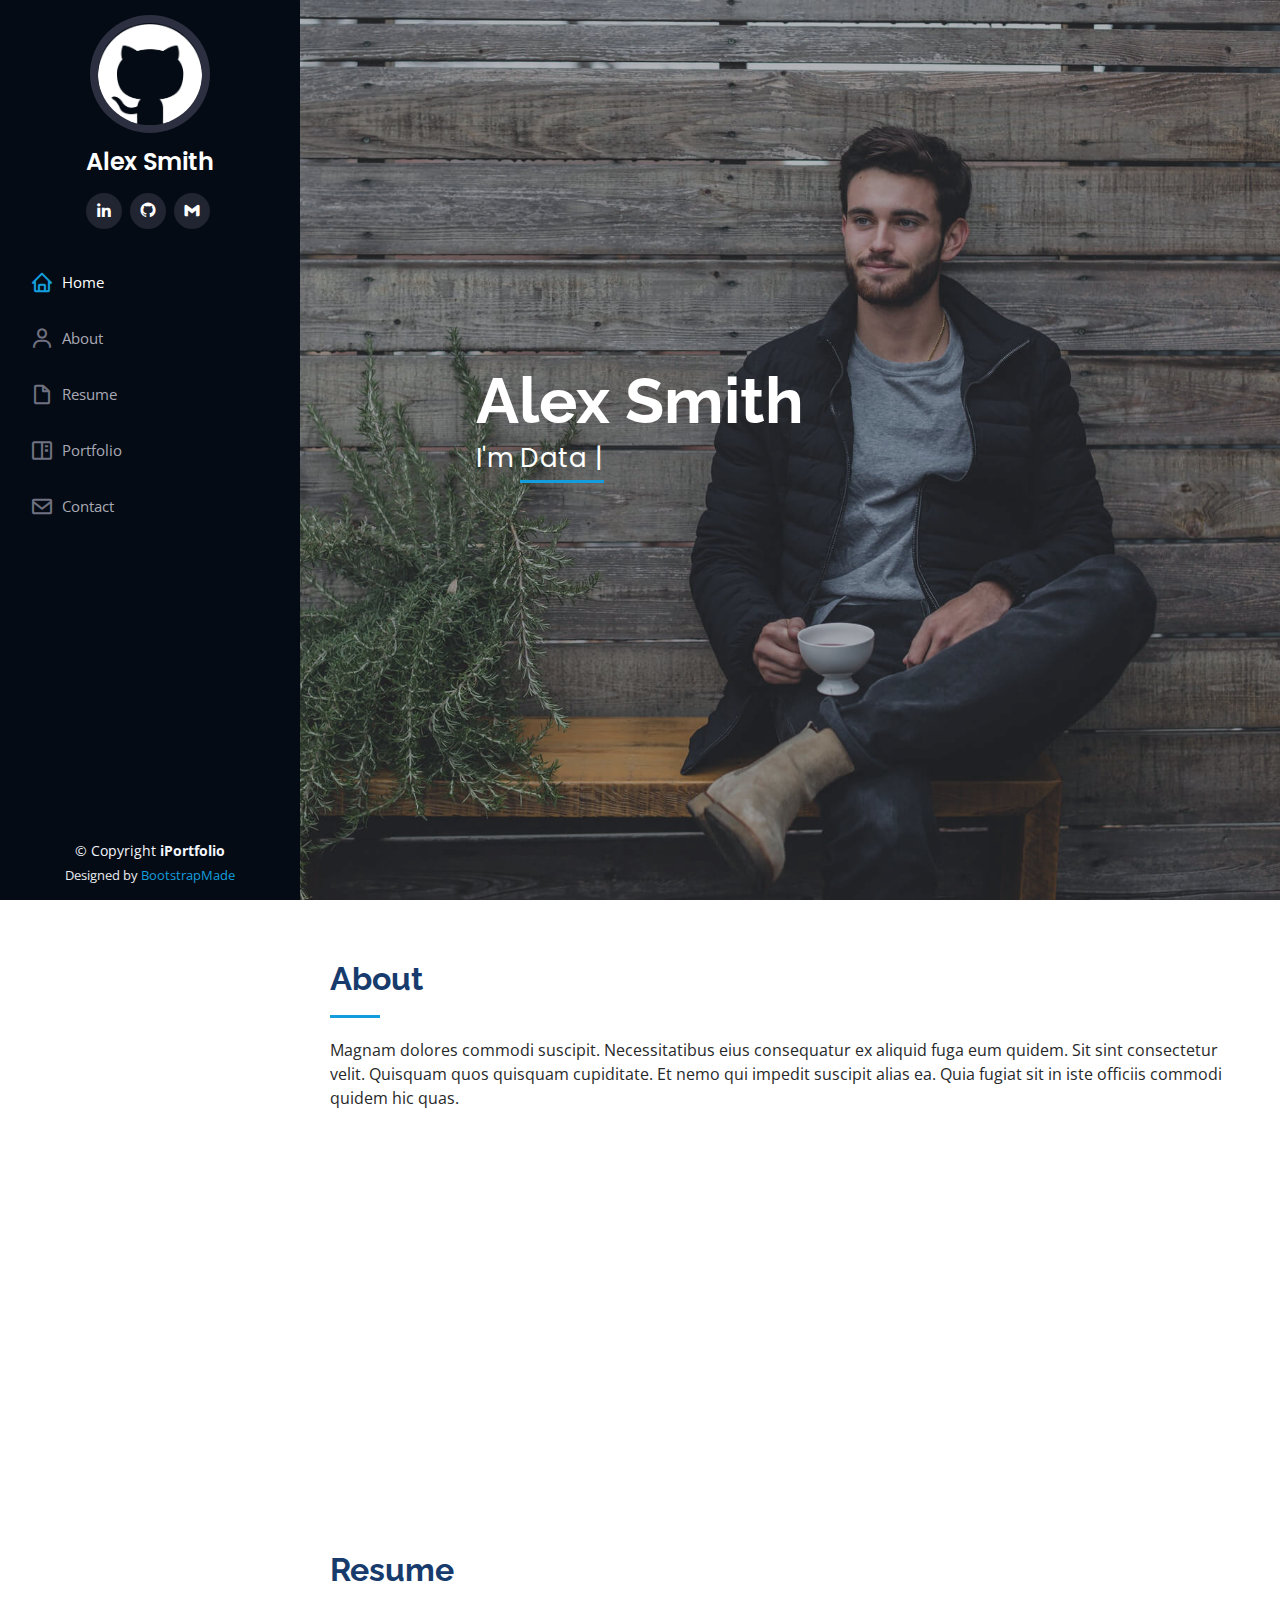
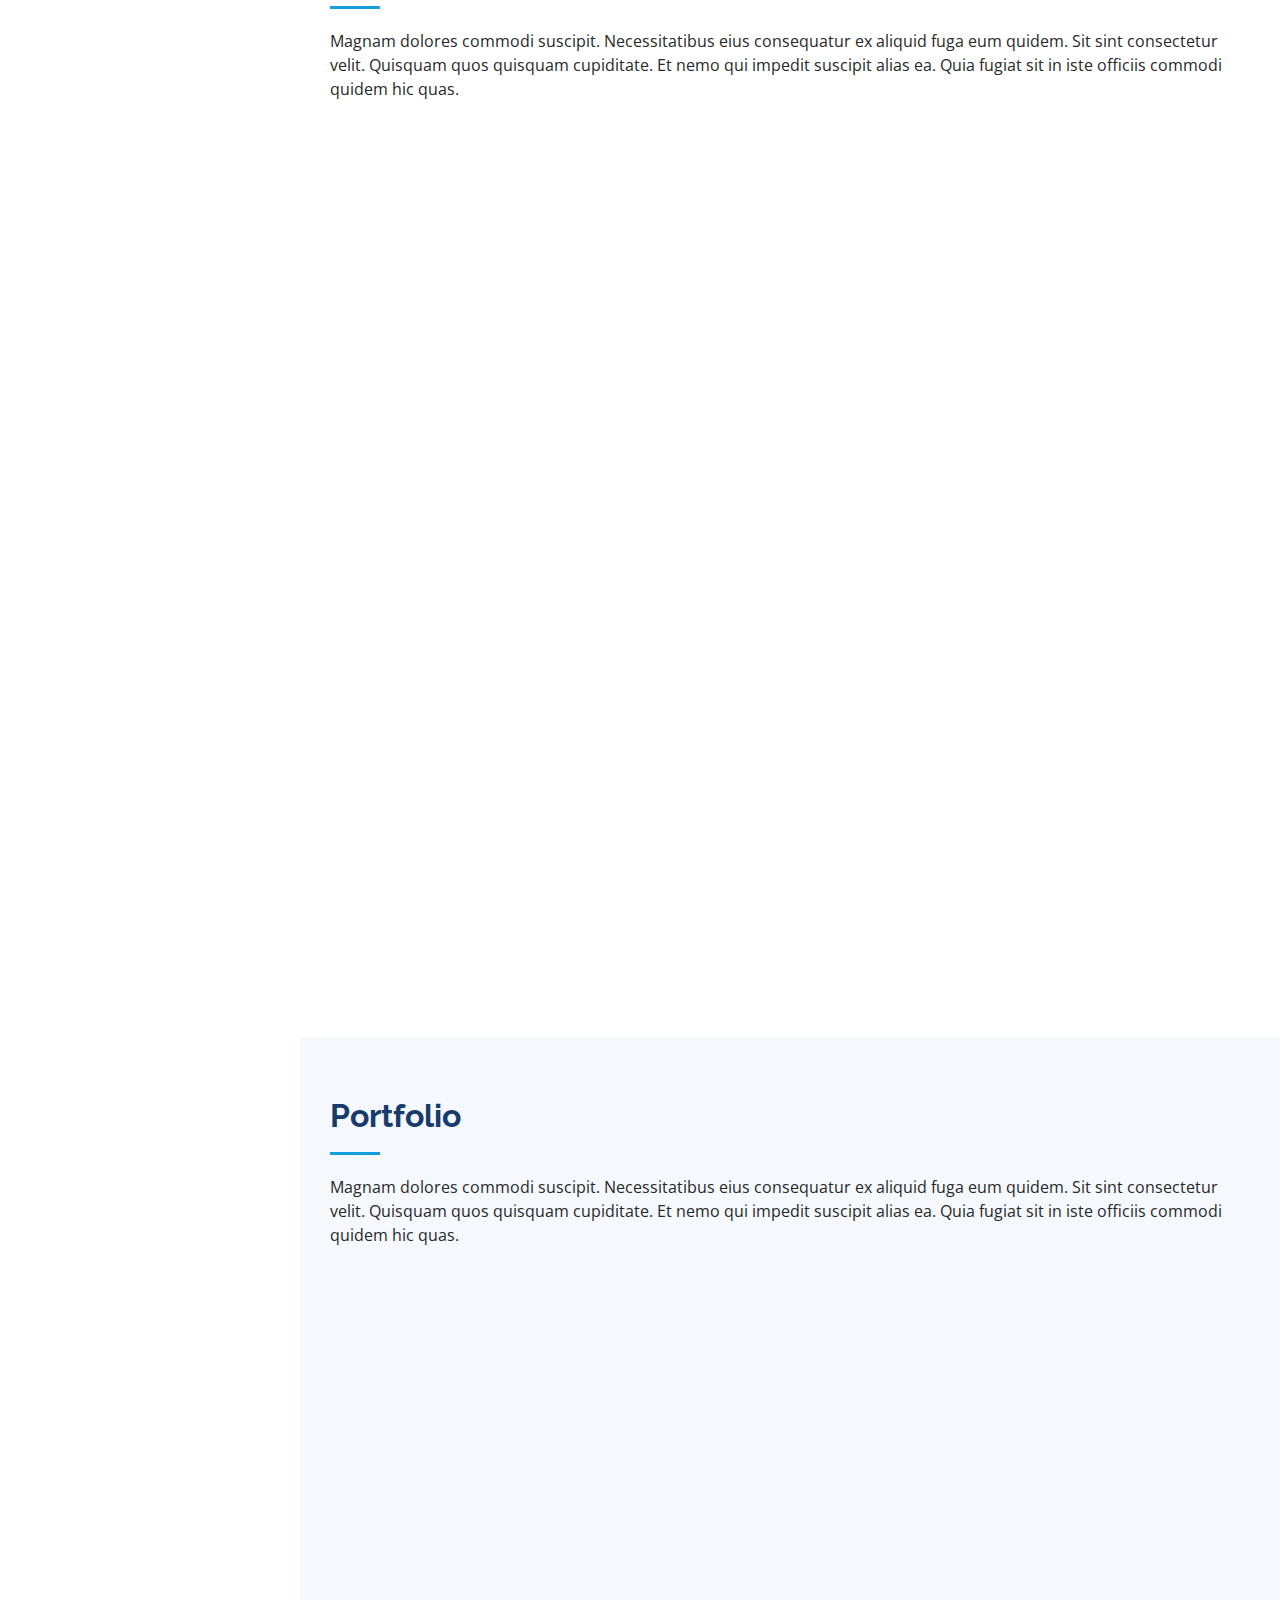
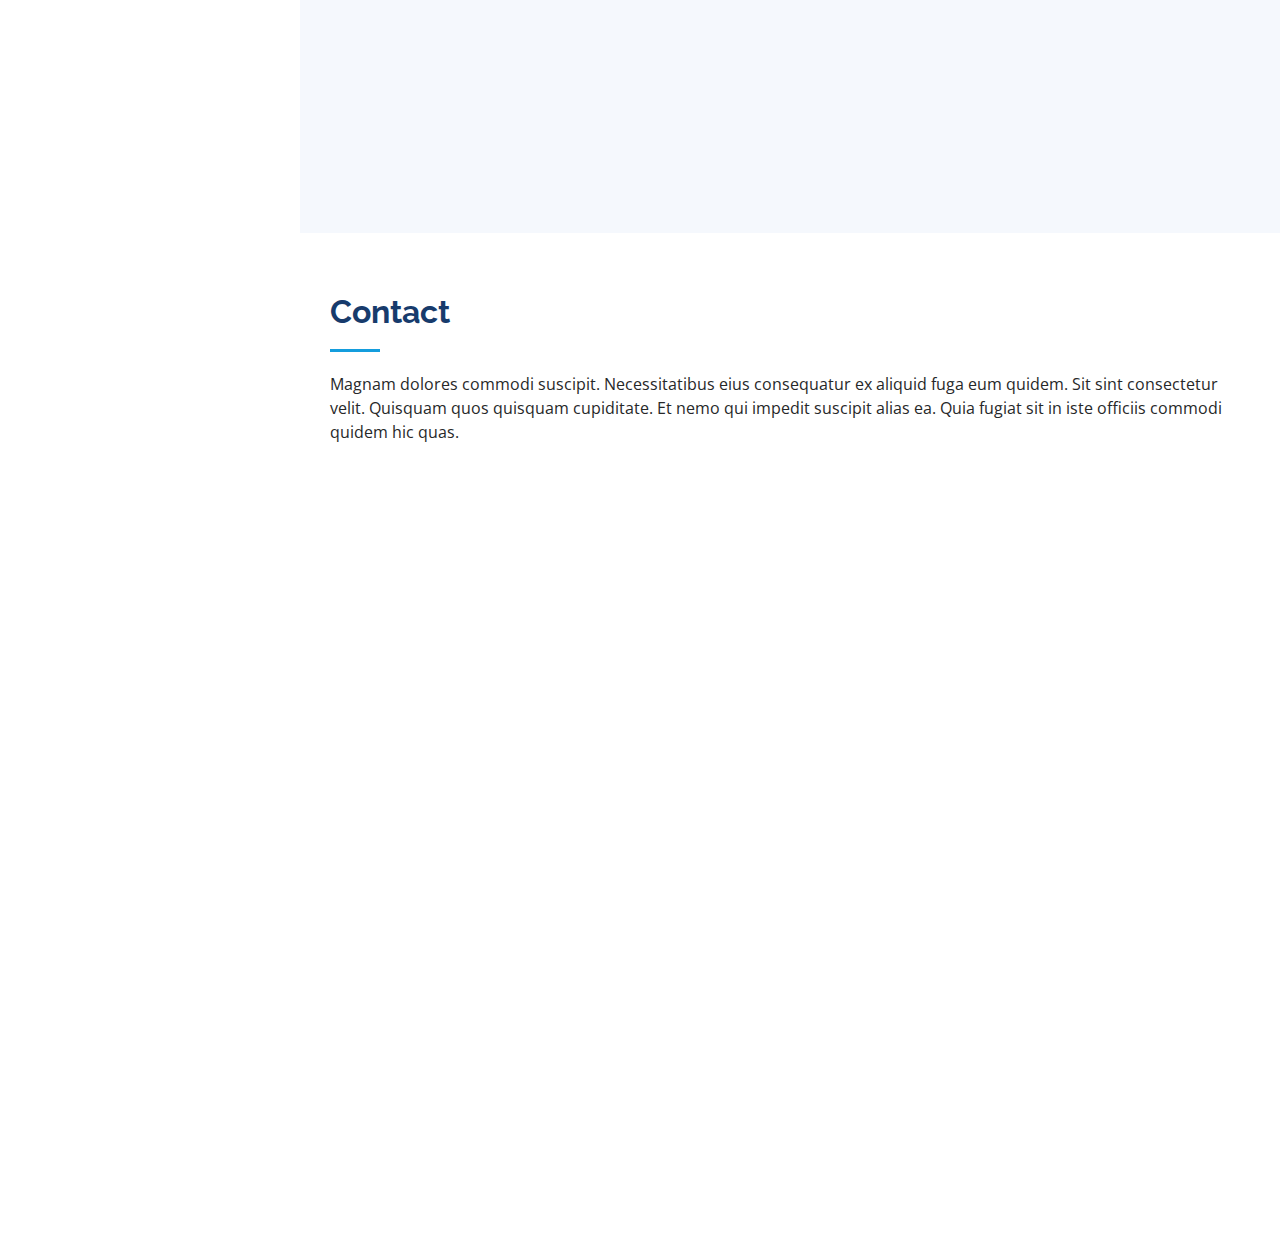
<file: iPortfolio/index.html>
<!DOCTYPE html>
<html lang="en">

<head>
  <meta charset="utf-8">
  <meta content="width=device-width, initial-scale=1.0" name="viewport">

  <title>iPortfolio Bootstrap Template - Index</title>
  <meta content="" name="description">
  <meta content="" name="keywords">

  <!-- Favicons -->
  <link href="assets/img/favicon.png" rel="icon">
  <link href="assets/img/apple-touch-icon.png" rel="apple-touch-icon">

  <!-- Google Fonts -->
  <link href="https://fonts.googleapis.com/css?family=Open+Sans:300,300i,400,400i,600,600i,700,700i|Raleway:300,300i,400,400i,500,500i,600,600i,700,700i|Poppins:300,300i,400,400i,500,500i,600,600i,700,700i" rel="stylesheet">

  <!-- Vendor CSS Files -->
  <link href="assets/vendor/aos/aos.css" rel="stylesheet">
  <link href="assets/vendor/bootstrap/css/bootstrap.min.css" rel="stylesheet">
  <link href="assets/vendor/bootstrap-icons/bootstrap-icons.css" rel="stylesheet">
  <link href="assets/vendor/boxicons/css/boxicons.min.css" rel="stylesheet">
  <link href="assets/vendor/glightbox/css/glightbox.min.css" rel="stylesheet">
  <link href="assets/vendor/swiper/swiper-bundle.min.css" rel="stylesheet">

  <!-- Template Main CSS File -->
  <link href="assets/css/style.css" rel="stylesheet">

  <!-- =======================================================
  * Template Name: iPortfolio
  * Updated: Nov 17 2023 with Bootstrap v5.3.2
  * Template URL: https://bootstrapmade.com/iportfolio-bootstrap-portfolio-websites-template/
  * Author: BootstrapMade.com
  * License: https://bootstrapmade.com/license/
  ======================================================== -->
</head>

<body>

  <!-- ======= Mobile nav toggle button ======= -->
  <i class="bi bi-list mobile-nav-toggle d-xl-none"></i>

  <!-- ======= Header ======= -->
  <header id="header">
    <div class="d-flex flex-column">

      <div class="profile">
        <img src="assets/img/profile-img.png" alt="" class="img-fluid rounded-circle">
        <h1 class="text-light"><a href="index.html">Alex Smith</a></h1>
        <div class="social-links mt-3 text-center">
          <a href="#" class="linkedin"><i class="bx bxl-linkedin"></i></a>
          <a href="#" class="github"><i class="bx bxl-github"></i></a>
          <a href="#" class="github"><i class="bx bxl-gmail"></i></a>
        </div>
      </div>

      <nav id="navbar" class="nav-menu navbar">
        <ul>
          <li><a href="#hero" class="nav-link scrollto active"><i class="bx bx-home"></i> <span>Home</span></a></li>
          <li><a href="#about" class="nav-link scrollto"><i class="bx bx-user"></i> <span>About</span></a></li>
          <li><a href="#resume" class="nav-link scrollto"><i class="bx bx-file-blank"></i> <span>Resume</span></a></li>
          <li><a href="#portfolio" class="nav-link scrollto"><i class="bx bx-book-content"></i> <span>Portfolio</span></a></li>
          <li><a href="#contact" class="nav-link scrollto"><i class="bx bx-envelope"></i> <span>Contact</span></a></li>
        </ul>
      </nav><!-- .nav-menu -->
    </div>
  </header><!-- End Header -->

  <!-- ======= Hero Section ======= -->
  <section id="hero" class="d-flex flex-column justify-content-center align-items-center">
    <div class="hero-container" data-aos="fade-in">
      <h1>Alex Smith</h1>
      <p>I'm <span class="typed" data-typed-items="Data Scientist"></span></p>
    </div>
  </section><!-- End Hero -->

  <main id="main">

    <!-- ======= About Section ======= -->
    <section id="about" class="about">
      <div class="container">

        <div class="section-title">
          <h2>About</h2>
          <p>Magnam dolores commodi suscipit. Necessitatibus eius consequatur ex aliquid fuga eum quidem. Sit sint consectetur velit. Quisquam quos quisquam cupiditate. Et nemo qui impedit suscipit alias ea. Quia fugiat sit in iste officiis commodi quidem hic quas.</p>
        </div>

        <div class="row">
          <div class="col-lg-4" data-aos="fade-right">
            <img src="assets/img/profile-img.jpg" class="img-fluid" alt="">
          </div>
          <div class="col-lg-8 pt-4 pt-lg-0 content" data-aos="fade-left">
            <h3>UI/UX Designer &amp; Web Developer.</h3>
            <p class="fst-italic">
              Lorem ipsum dolor sit amet, consectetur adipiscing elit, sed do eiusmod tempor incididunt ut labore et dolore
              magna aliqua.
            </p>
            <div class="row">
              <div class="col-lg-6">
                <ul>
                  <li><i class="bi bi-chevron-right"></i> <strong>Birthday:</strong> <span>1 May 1995</span></li>
                  <li><i class="bi bi-chevron-right"></i> <strong>Website:</strong> <span>www.example.com</span></li>
                  <li><i class="bi bi-chevron-right"></i> <strong>Phone:</strong> <span>+123 456 7890</span></li>
                  <li><i class="bi bi-chevron-right"></i> <strong>City:</strong> <span>New York, USA</span></li>
                </ul>
              </div>
              <div class="col-lg-6">
                <ul>
                  <li><i class="bi bi-chevron-right"></i> <strong>Age:</strong> <span>30</span></li>
                  <li><i class="bi bi-chevron-right"></i> <strong>Degree:</strong> <span>Master</span></li>
                  <li><i class="bi bi-chevron-right"></i> <strong>PhEmailone:</strong> <span>email@example.com</span></li>
                  <li><i class="bi bi-chevron-right"></i> <strong>Freelance:</strong> <span>Available</span></li>
                </ul>
              </div>
            </div>
    
          </div>
        </div>

      </div>
    </section><!-- End About Section -->

    <!-- ======= Facts Section ======= -->


    <!-- ======= Resume Section ======= -->
    <section id="resume" class="resume">
      <div class="container">

        <div class="section-title">
          <h2>Resume</h2>
          <p>Magnam dolores commodi suscipit. Necessitatibus eius consequatur ex aliquid fuga eum quidem. Sit sint consectetur velit. Quisquam quos quisquam cupiditate. Et nemo qui impedit suscipit alias ea. Quia fugiat sit in iste officiis commodi quidem hic quas.</p>
        </div>

        <div class="row">
          <div class="col-lg-6" data-aos="fade-up">
            <h3 class="resume-title">Sumary</h3>
            <div class="resume-item pb-0">
              <h4>Alex Smith</h4>
              <p><em>Innovative and deadline-driven Graphic Designer with 3+ years of experience designing and developing user-centered digital/print marketing material from initial concept to final, polished deliverable.</em></p>
              <ul>
                <li>Portland par 127,Orlando, FL</li>
                <li>(123) 456-7891</li>
                <li>alice.barkley@example.com</li>
              </ul>
            </div>

            <h3 class="resume-title">Education</h3>

            <div class="resume-item">
              <h4>Bachelor of Fine Arts &amp; Graphic Design</h4>
              <h5>2010 - 2014</h5>
              <p><em>Rochester Institute of Technology, Rochester, NY</em></p>
              <p>Quia nobis sequi est occaecati aut. Repudiandae et iusto quae reiciendis et quis Eius vel ratione eius unde vitae rerum voluptates asperiores voluptatem Earum molestiae consequatur neque etlon sader mart dila</p>
            </div>
          </div>
          <div class="col-lg-6" data-aos="fade-up" data-aos-delay="100">
            <h3 class="resume-title">Professional Experience</h3>
            <div class="resume-item">
              <h4>Senior graphic design specialist</h4>
              <h5>2019 - Present</h5>
              <p><em>Experion, New York, NY </em></p>
              <ul>
                <li>Lead in the design, development, and implementation of the graphic, layout, and production communication materials</li>
                <li>Delegate tasks to the 7 members of the design team and provide counsel on all aspects of the project. </li>
                <li>Supervise the assessment of all graphic materials in order to ensure quality and accuracy of the design</li>
                <li>Oversee the efficient use of production project budgets ranging from $2,000 - $25,000</li>
              </ul>
            </div>
            <div class="resume-item">
              <h4>Graphic design specialist</h4>
              <h5>2017 - 2018</h5>
              <p><em>Stepping Stone Advertising, New York, NY</em></p>
              <ul>
                <li>Developed numerous marketing programs (logos, brochures,infographics, presentations, and advertisements).</li>
                <li>Managed up to 5 projects or tasks at a given time while under pressure</li>
                <li>Recommended and consulted with clients on the most appropriate graphic design</li>
                <li>Created 4+ design presentations and proposals a month for clients and account managers</li>
              </ul>
            </div>
          </div>
        </div>

      </div>
    </section><!-- End Resume Section -->

    <!-- ======= Portfolio Section ======= -->
    <section id="portfolio" class="portfolio section-bg">
      <div class="container">

        <div class="section-title">
          <h2>Portfolio</h2>
          <p>Magnam dolores commodi suscipit. Necessitatibus eius consequatur ex aliquid fuga eum quidem. Sit sint consectetur velit. Quisquam quos quisquam cupiditate. Et nemo qui impedit suscipit alias ea. Quia fugiat sit in iste officiis commodi quidem hic quas.</p>
        </div>



        <div class="row portfolio-container" data-aos="fade-up" data-aos-delay="100">

          <div class="col-lg-4 col-md-6 portfolio-item filter-app">
            <a href="project1.html">
              <div class="portfolio-wrap">
                  <img src="assets/img/portfolio/portfolio-1.jpg" class="img-fluid" alt=""> 
              </div>
            </a>
          </div>

          <div class="col-lg-4 col-md-6 portfolio-item filter-web">
            <a href="project2.html">
              <div class="portfolio-wrap">
                  <img src="assets/img/portfolio/portfolio-2.jpg" class="img-fluid" alt=""> 
              </div>
            </a>
          </div>

          <div class="col-lg-4 col-md-6 portfolio-item filter-app">
            <a href="project3.html">
              <div class="portfolio-wrap">
                  <img src="assets/img/portfolio/portfolio-3.jpg" class="img-fluid" alt=""> 
              </div>
            </a>
          </div>

          <div class="col-lg-4 col-md-6 portfolio-item filter-card">
            <a href="project4.html">
              <div class="portfolio-wrap">
                  <img src="assets/img/portfolio/portfolio-4.jpg" class="img-fluid" alt=""> 
              </div>
            </a>
          </div>

          <div class="col-lg-4 col-md-6 portfolio-item filter-web">
            <a href="project5.html">
              <div class="portfolio-wrap">
                  <img src="assets/img/portfolio/portfolio-5.jpg" class="img-fluid" alt=""> 
              </div>
            </a>
          </div>

          <div class="col-lg-4 col-md-6 portfolio-item filter-app">
            <a href="project6.html">
            <div class="portfolio-wrap">
                <img src="assets/img/portfolio/portfolio-6.jpg" class="img-fluid" alt=""> 
            </div>
          </a>
          </div>

         

        </div>

      </div>
    </section><!-- End Portfolio Section -->



    <!-- ======= Contact Section ======= -->
    <section id="contact" class="contact">
      <div class="container">

        <div class="section-title">
          <h2>Contact</h2>
          <p>Magnam dolores commodi suscipit. Necessitatibus eius consequatur ex aliquid fuga eum quidem. Sit sint consectetur velit. Quisquam quos quisquam cupiditate. Et nemo qui impedit suscipit alias ea. Quia fugiat sit in iste officiis commodi quidem hic quas.</p>
        </div>

        <div class="row" data-aos="fade-in">

          <div class="col-lg-5 d-flex align-items-stretch">
            <div class="info">
              <div class="address">
                <i class="bi bi-geo-alt"></i>
                <h4>Location:</h4>
                <p>A108 Adam Street, New York, NY 535022</p>
              </div>

              <div class="email">
                <i class="bi bi-envelope"></i>
                <h4>Email:</h4>
                <p>info@example.com</p>
              </div>

              <div class="phone">
                <i class="bi bi-phone"></i>
                <h4>Call:</h4>
                <p>+1 5589 55488 55s</p>
              </div>

              <iframe src="https://www.google.com/maps/embed?pb=!1m14!1m8!1m3!1d12097.433213460943!2d-74.0062269!3d40.7101282!3m2!1i1024!2i768!4f13.1!3m3!1m2!1s0x0%3A0xb89d1fe6bc499443!2sDowntown+Conference+Center!5e0!3m2!1smk!2sbg!4v1539943755621" frameborder="0" style="border:0; width: 100%; height: 290px;" allowfullscreen></iframe>
            </div>

          </div>

          <div class="col-lg-7 mt-5 mt-lg-0 d-flex align-items-stretch">
            <form action="forms/contact.php" method="post" role="form" class="php-email-form">
              <div class="row">
                <div class="form-group col-md-6">
                  <label for="name">Your Name</label>
                  <input type="text" name="name" class="form-control" id="name" required>
                </div>
                <div class="form-group col-md-6">
                  <label for="name">Your Email</label>
                  <input type="email" class="form-control" name="email" id="email" required>
                </div>
              </div>
              <div class="form-group">
                <label for="name">Subject</label>
                <input type="text" class="form-control" name="subject" id="subject" required>
              </div>
              <div class="form-group">
                <label for="name">Message</label>
                <textarea class="form-control" name="message" rows="10" required></textarea>
              </div>
              <div class="my-3">
                <div class="loading">Loading</div>
                <div class="error-message"></div>
                <div class="sent-message">Your message has been sent. Thank you!</div>
              </div>
              <div class="text-center"><button type="submit">Send Message</button></div>
            </form>
          </div>

        </div>

      </div>
    </section><!-- End Contact Section -->

  </main><!-- End #main -->

  <!-- ======= Footer ======= -->
  <footer id="footer">
    <div class="container">
      <div class="copyright">
        &copy; Copyright <strong><span>iPortfolio</span></strong>
      </div>
      <div class="credits">
        <!-- All the links in the footer should remain intact. -->
        <!-- You can delete the links only if you purchased the pro version. -->
        <!-- Licensing information: https://bootstrapmade.com/license/ -->
        <!-- Purchase the pro version with working PHP/AJAX contact form: https://bootstrapmade.com/iportfolio-bootstrap-portfolio-websites-template/ -->
        Designed by <a href="https://bootstrapmade.com/">BootstrapMade</a>
      </div>
    </div>
  </footer><!-- End  Footer -->

  <a href="#" class="back-to-top d-flex align-items-center justify-content-center"><i class="bi bi-arrow-up-short"></i></a>

  <!-- Vendor JS Files -->
  <script src="assets/vendor/purecounter/purecounter_vanilla.js"></script>
  <script src="assets/vendor/aos/aos.js"></script>
  <script src="assets/vendor/bootstrap/js/bootstrap.bundle.min.js"></script>
  <script src="assets/vendor/glightbox/js/glightbox.min.js"></script>
  <script src="assets/vendor/isotope-layout/isotope.pkgd.min.js"></script>
  <script src="assets/vendor/swiper/swiper-bundle.min.js"></script>
  <script src="assets/vendor/typed.js/typed.umd.js"></script>
  <script src="assets/vendor/waypoints/noframework.waypoints.js"></script>
  <script src="assets/vendor/php-email-form/validate.js"></script>

  <!-- Template Main JS File -->
  <script src="assets/js/main.js"></script>

</body>

</html>
</file>
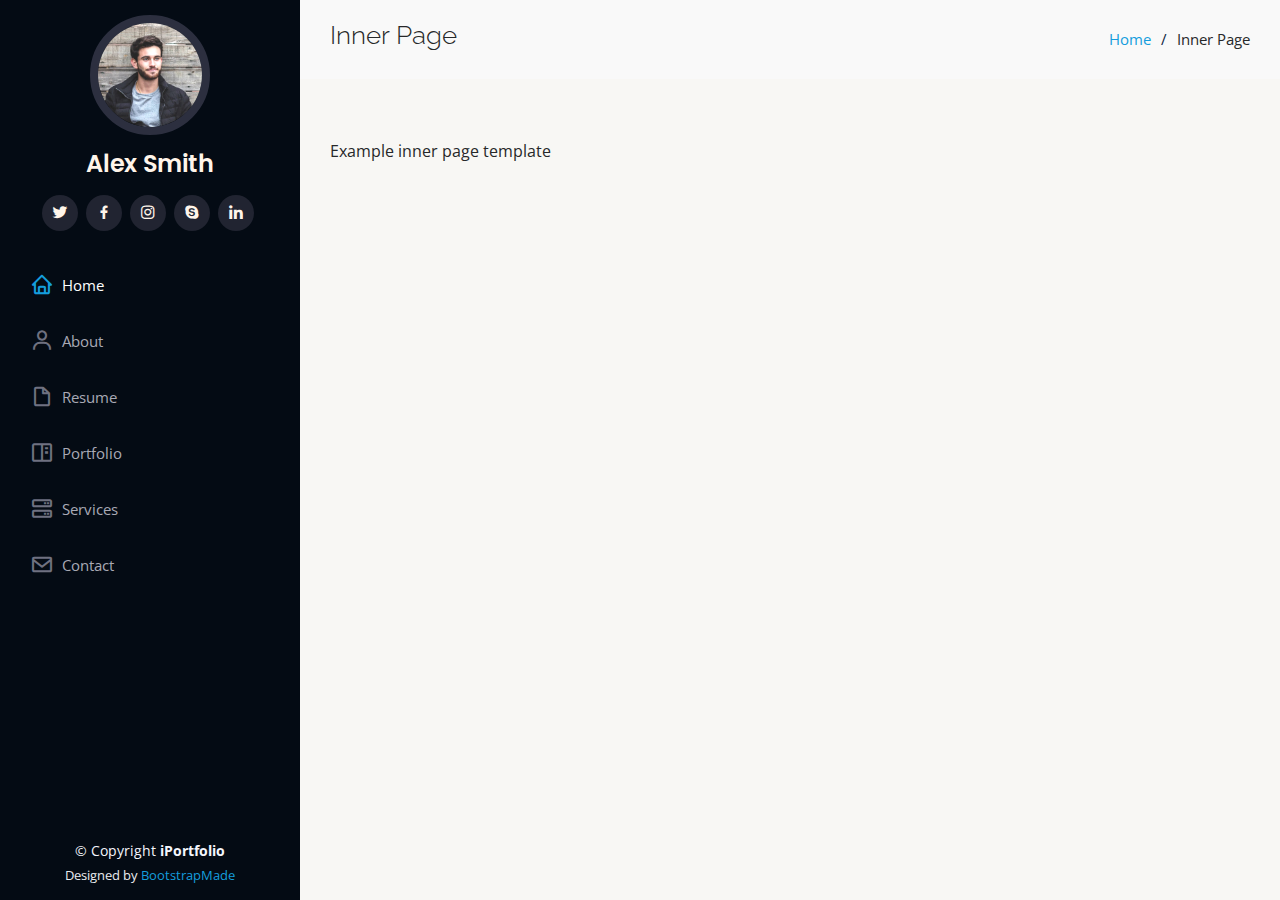
<file: inner-page.html>
<!DOCTYPE html>
<html lang="en">

<head>
  <meta charset="utf-8">
  <meta content="width=device-width, initial-scale=1.0" name="viewport">

  <title>Inner Page - iPortfolio Bootstrap Template</title>
  <meta content="" name="description">
  <meta content="" name="keywords">

  <!-- Favicons -->
  <link href="assets/img/favicon.png" rel="icon">
  <link href="assets/img/apple-touch-icon.png" rel="apple-touch-icon">

  <!-- Google Fonts -->
  <link href="https://fonts.googleapis.com/css?family=Open+Sans:300,300i,400,400i,600,600i,700,700i|Raleway:300,300i,400,400i,500,500i,600,600i,700,700i|Poppins:300,300i,400,400i,500,500i,600,600i,700,700i" rel="stylesheet">

  <!-- Vendor CSS Files -->
  <link href="assets/vendor/aos/aos.css" rel="stylesheet">
  <link href="assets/vendor/bootstrap/css/bootstrap.min.css" rel="stylesheet">
  <link href="assets/vendor/bootstrap-icons/bootstrap-icons.css" rel="stylesheet">
  <link href="assets/vendor/boxicons/css/boxicons.min.css" rel="stylesheet">
  <link href="assets/vendor/glightbox/css/glightbox.min.css" rel="stylesheet">
  <link href="assets/vendor/swiper/swiper-bundle.min.css" rel="stylesheet">

  <!-- Template Main CSS File -->
  <link href="assets/css/style.css" rel="stylesheet">

  <!-- =======================================================
  * Template Name: iPortfolio
  * Updated: Nov 17 2023 with Bootstrap v5.3.2
  * Template URL: https://bootstrapmade.com/iportfolio-bootstrap-portfolio-websites-template/
  * Author: BootstrapMade.com
  * License: https://bootstrapmade.com/license/
  ======================================================== -->
</head>

<body>

  <!-- ======= Mobile nav toggle button ======= -->
  <i class="bi bi-list mobile-nav-toggle d-xl-none"></i>

  <!-- ======= Header ======= -->
  <header id="header">
    <div class="d-flex flex-column">

      <div class="profile">
        <img src="assets/img/profile-img.jpg" alt="" class="img-fluid rounded-circle">
        <h1 class="text-light"><a href="index.html">Alex Smith</a></h1>
        <div class="social-links mt-3 text-center">
          <a href="#" class="twitter"><i class="bx bxl-twitter"></i></a>
          <a href="#" class="facebook"><i class="bx bxl-facebook"></i></a>
          <a href="#" class="instagram"><i class="bx bxl-instagram"></i></a>
          <a href="#" class="google-plus"><i class="bx bxl-skype"></i></a>
          <a href="#" class="linkedin"><i class="bx bxl-linkedin"></i></a>
        </div>
      </div>

      <nav id="navbar" class="nav-menu navbar">
        <ul>
          <li><a href="#hero" class="nav-link scrollto active"><i class="bx bx-home"></i> <span>Home</span></a></li>
          <li><a href="#about" class="nav-link scrollto"><i class="bx bx-user"></i> <span>About</span></a></li>
          <li><a href="#resume" class="nav-link scrollto"><i class="bx bx-file-blank"></i> <span>Resume</span></a></li>
          <li><a href="#portfolio" class="nav-link scrollto"><i class="bx bx-book-content"></i> <span>Portfolio</span></a></li>
          <li><a href="#services" class="nav-link scrollto"><i class="bx bx-server"></i> <span>Services</span></a></li>
          <li><a href="#contact" class="nav-link scrollto"><i class="bx bx-envelope"></i> <span>Contact</span></a></li>
        </ul>
      </nav><!-- .nav-menu -->
    </div>
  </header><!-- End Header -->

  <main id="main">

    <!-- ======= Breadcrumbs ======= -->
    <section class="breadcrumbs">
      <div class="container">

        <div class="d-flex justify-content-between align-items-center">
          <h2>Inner Page</h2>
          <ol>
            <li><a href="index.html">Home</a></li>
            <li>Inner Page</li>
          </ol>
        </div>

      </div>
    </section><!-- End Breadcrumbs -->

    <section class="inner-page">
      <div class="container">
        <p>
          Example inner page template
        </p>
      </div>
    </section>

  </main><!-- End #main -->

  <!-- ======= Footer ======= -->
  <footer id="footer">
    <div class="container">
      <div class="copyright">
        &copy; Copyright <strong><span>iPortfolio</span></strong>
      </div>
      <div class="credits">
        <!-- All the links in the footer should remain intact. -->
        <!-- You can delete the links only if you purchased the pro version. -->
        <!-- Licensing information: https://bootstrapmade.com/license/ -->
        <!-- Purchase the pro version with working PHP/AJAX contact form: https://bootstrapmade.com/iportfolio-bootstrap-portfolio-websites-template/ -->
        Designed by <a href="https://bootstrapmade.com/">BootstrapMade</a>
      </div>
    </div>
  </footer><!-- End  Footer -->

  <a href="#" class="back-to-top d-flex align-items-center justify-content-center"><i class="bi bi-arrow-up-short"></i></a>

  <!-- Vendor JS Files -->
  <script src="assets/vendor/purecounter/purecounter_vanilla.js"></script>
  <script src="assets/vendor/aos/aos.js"></script>
  <script src="assets/vendor/bootstrap/js/bootstrap.bundle.min.js"></script>
  <script src="assets/vendor/glightbox/js/glightbox.min.js"></script>
  <script src="assets/vendor/isotope-layout/isotope.pkgd.min.js"></script>
  <script src="assets/vendor/swiper/swiper-bundle.min.js"></script>
  <script src="assets/vendor/typed.js/typed.umd.js"></script>
  <script src="assets/vendor/waypoints/noframework.waypoints.js"></script>
  <script src="assets/vendor/php-email-form/validate.js"></script>

  <!-- Template Main JS File -->
  <script src="assets/js/main.js"></script>

</body>

</html>
</file>
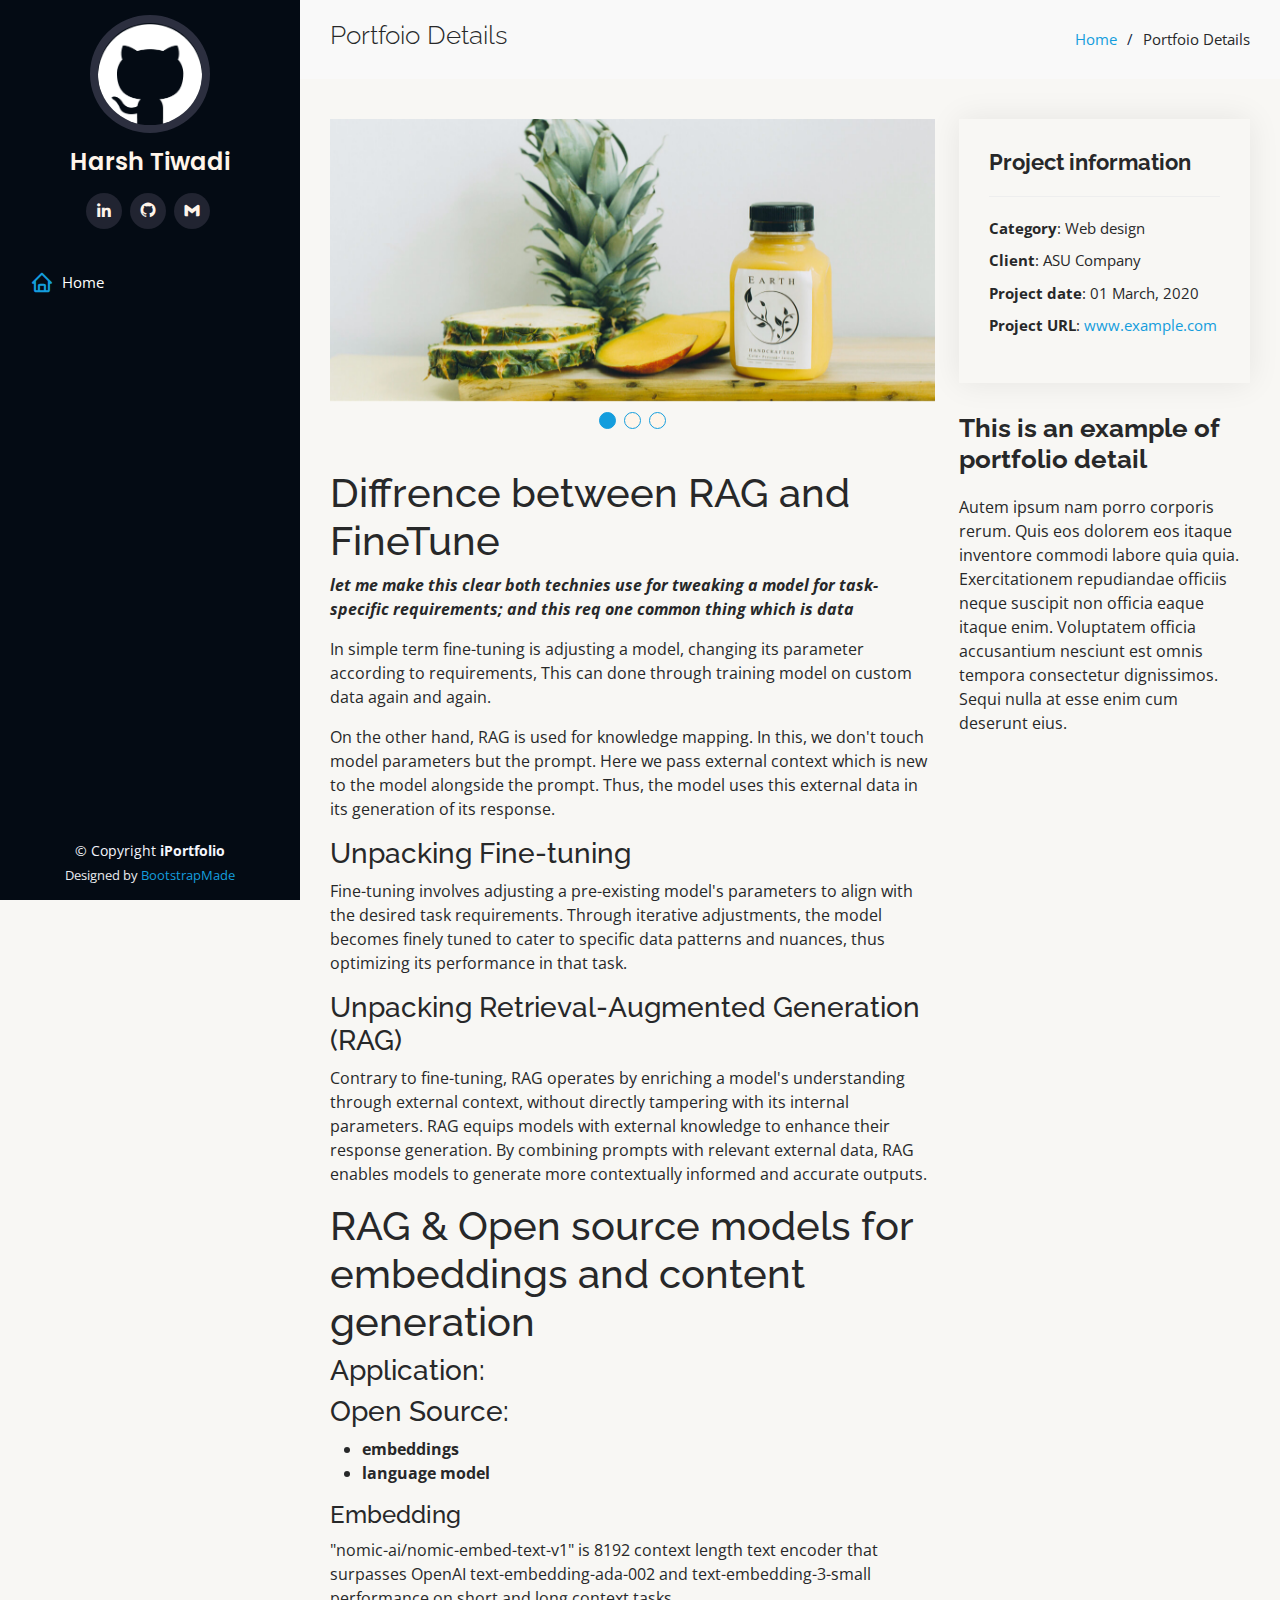
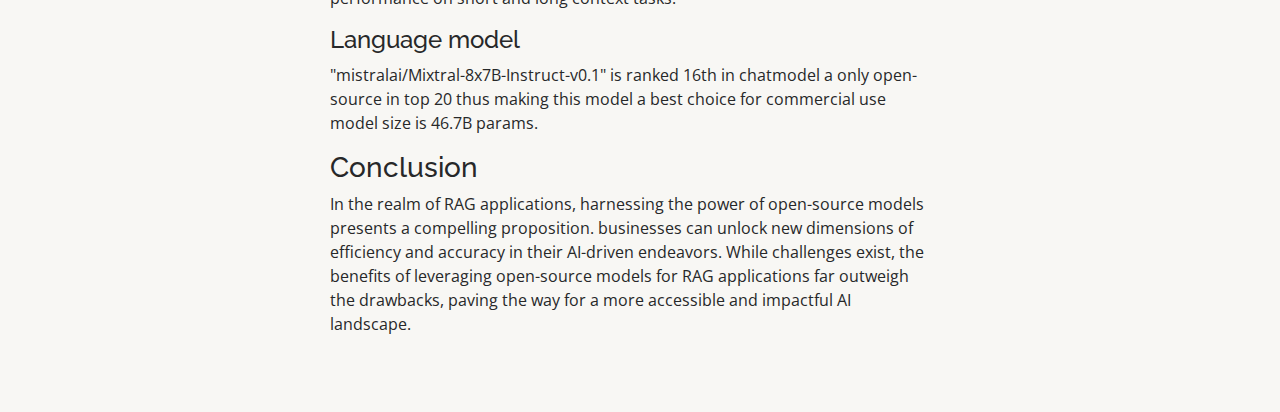
<file: project1.html>
<!DOCTYPE html>
<html lang="en">

<head>
  <meta charset="utf-8">
  <meta content="width=device-width, initial-scale=1.0" name="viewport">

  <title>Portfolio Details - iPortfolio Bootstrap Template</title>
  <meta content="" name="description">
  <meta content="" name="keywords">

  <!-- Favicons -->
  <link href="assets/img/favicon.png" rel="icon">
  <link href="assets/img/apple-touch-icon.png" rel="apple-touch-icon">

  <!-- Google Fonts -->
  <link href="https://fonts.googleapis.com/css?family=Open+Sans:300,300i,400,400i,600,600i,700,700i|Raleway:300,300i,400,400i,500,500i,600,600i,700,700i|Poppins:300,300i,400,400i,500,500i,600,600i,700,700i" rel="stylesheet">

  <!-- Vendor CSS Files -->
  <link href="assets/vendor/aos/aos.css" rel="stylesheet">
  <link href="assets/vendor/bootstrap/css/bootstrap.min.css" rel="stylesheet">
  <link href="assets/vendor/bootstrap-icons/bootstrap-icons.css" rel="stylesheet">
  <link href="assets/vendor/boxicons/css/boxicons.min.css" rel="stylesheet">
  <link href="assets/vendor/glightbox/css/glightbox.min.css" rel="stylesheet">
  <link href="assets/vendor/swiper/swiper-bundle.min.css" rel="stylesheet">

  <!-- Template Main CSS File -->
  <link href="assets/css/style.css" rel="stylesheet">

  <!-- =======================================================
  * Template Name: iPortfolio
  * Updated: Nov 17 2023 with Bootstrap v5.3.2
  * Template URL: https://bootstrapmade.com/iportfolio-bootstrap-portfolio-websites-template/
  * Author: BootstrapMade.com
  * License: https://bootstrapmade.com/license/
  ======================================================== -->
</head>

<body>

  <!-- ======= Mobile nav toggle button ======= -->
  <i class="bi bi-list mobile-nav-toggle d-xl-none"></i>

  <!-- ======= Header ======= -->
  <header id="header">
    <div class="d-flex flex-column">

      <div class="profile">
        <img src="assets/img/profile-img.png" alt="" class="img-fluid rounded-circle">
        <h1 class="text-light"><a href="index.html">Harsh Tiwadi</a></h1>
        <div class="social-links mt-3 text-center">
          <a href="#" class="linkedin"><i class="bx bxl-linkedin"></i></a>
          <a href="#" class="github"><i class="bx bxl-github"></i></a>
          <a href="#" class="github"><i class="bx bxl-gmail"></i></a>
        </div>
      </div>

      <nav id="navbar" class="nav-menu navbar">
        <ul>
          <li><a href="index.html" class="nav-link scrollto active"><i class="bx bx-home"></i> <span>Home</span></a></li>
        </ul>
      </nav><!-- .nav-menu -->
    </div>
  </header><!-- End Header -->

  <main id="main">

    <!-- ======= Breadcrumbs ======= -->
    <section id="breadcrumbs" class="breadcrumbs">
      <div class="container">

        <div class="d-flex justify-content-between align-items-center">
          <h2>Portfoio Details</h2>
          <ol>
            <li><a href="index.html">Home</a></li>
            <li>Portfoio Details</li>
          </ol>
        </div>

      </div>
    </section><!-- End Breadcrumbs -->

    <!-- ======= Portfolio Details Section ======= -->
    <section id="portfolio-details" class="portfolio-details">
      <div class="container">


        <div class="row gy-4">

          <div class="col-lg-8">
            <div class="portfolio-details-slider swiper">
              <div class="swiper-wrapper align-items-center">

                <div class="swiper-slide">
                  <img src="assets/img/portfolio/portfolio-details-1.jpg" alt="">
                  </div>

                <div class="swiper-slide">
                  <img src="assets/img/portfolio/portfolio-details-2.jpg" alt="">
                </div>

                <div class="swiper-slide">
                  <img src="assets/img/portfolio/portfolio-details-3.jpg" alt="">
                </div>



              </div>
              <div class="swiper-pagination"></div>
            </div>
            <div class="">
              <br>
                  <b><h1>Diffrence between RAG and FineTune</h1></b>

                  <blockquote>
                    <b><p><em>let me make this clear both technies use for tweaking a model for task-specific requirements; and this req one common thing which is data</em></p></b>
                  </blockquote>

                  <p>In simple term fine-tuning is adjusting a model, changing its parameter according to requirements, This can done through training model on custom data again and again.</p>

                  <p>On the other hand, RAG is used for knowledge mapping. In this, we don't touch model parameters but the prompt. Here we pass external context which is new to the model alongside the prompt. Thus, the model uses this external data in its generation of its response.</p>

                  <h3>Unpacking Fine-tuning</h3>

                  <p>Fine-tuning involves adjusting a pre-existing model's parameters to align with the desired task requirements. Through iterative adjustments, the model becomes finely tuned to cater to specific data patterns and nuances, thus optimizing its performance in that task.</p>

                  <h3>Unpacking Retrieval-Augmented Generation (RAG)</h3>

                  <p>Contrary to fine-tuning, RAG operates by enriching a model's understanding through external context, without directly tampering with its internal parameters. RAG equips models with external knowledge to enhance their response generation. By combining prompts with relevant external data, RAG enables models to generate more contextually informed and accurate outputs.</p>

                  <h1>RAG & Open source models for embeddings and content generation</h1>

                  <h3>Application:</h3>

                  <h3>Open Source:</h3>

                  <ul>
                    <li><strong>embeddings</strong></li>
                    <li><strong>language model</strong></li>
                  </ul>

                  <h4>Embedding</h4>

                  <p>"nomic-ai/nomic-embed-text-v1" is 8192 context length text encoder that surpasses OpenAI text-embedding-ada-002 and text-embedding-3-small performance on short and long context tasks.</p>

                  <h4>Language model</h4>

                  <p>"mistralai/Mixtral-8x7B-Instruct-v0.1" is ranked 16th in chatmodel a only open-source in top 20 thus making this model a best choice for commercial use model size is 46.7B params.</p>

                  <h3>Conclusion</h3>

                  <p>In the realm of RAG applications, harnessing the power of open-source models presents a compelling proposition. businesses can unlock new dimensions of efficiency and accuracy in their AI-driven endeavors. While challenges exist, the benefits of leveraging open-source models for RAG applications far outweigh the drawbacks, paving the way for a more accessible and impactful AI landscape.</p>
                </div>
          </div>

          <div class="col-lg-4">
            <div class="portfolio-info">
              <h3>Project information</h3>
              <ul>
                <li><strong>Category</strong>: Web design</li>
                <li><strong>Client</strong>: ASU Company</li>
                <li><strong>Project date</strong>: 01 March, 2020</li>
                <li><strong>Project URL</strong>: <a href="#">www.example.com</a></li>
              </ul>
            </div>
            <div class="portfolio-description">
              <h2>This is an example of portfolio detail</h2>
              <p>
                Autem ipsum nam porro corporis rerum. Quis eos dolorem eos itaque inventore commodi labore quia quia. Exercitationem repudiandae officiis neque suscipit non officia eaque itaque enim. Voluptatem officia accusantium nesciunt est omnis tempora consectetur dignissimos. Sequi nulla at esse enim cum deserunt eius.
              </p>
            </div>
          </div>

        </div>

      </div>
    </section><!-- End Portfolio Details Section -->

  </main><!-- End #main -->

  <!-- ======= Footer ======= -->
  <footer id="footer">
    <div class="container">
      <div class="copyright">
        &copy; Copyright <strong><span>iPortfolio</span></strong>
      </div>
      <div class="credits">
        <!-- All the links in the footer should remain intact. -->
        <!-- You can delete the links only if you purchased the pro version. -->
        <!-- Licensing information: https://bootstrapmade.com/license/ -->
        <!-- Purchase the pro version with working PHP/AJAX contact form: https://bootstrapmade.com/iportfolio-bootstrap-portfolio-websites-template/ -->
        Designed by <a href="https://bootstrapmade.com/">BootstrapMade</a>
      </div>
    </div>
  </footer><!-- End  Footer -->

  <a href="#" class="back-to-top d-flex align-items-center justify-content-center"><i class="bi bi-arrow-up-short"></i></a>

  <!-- Vendor JS Files -->
  <script src="assets/vendor/purecounter/purecounter_vanilla.js"></script>
  <script src="assets/vendor/aos/aos.js"></script>
  <script src="assets/vendor/bootstrap/js/bootstrap.bundle.min.js"></script>
  <script src="assets/vendor/glightbox/js/glightbox.min.js"></script>
  <script src="assets/vendor/isotope-layout/isotope.pkgd.min.js"></script>
  <script src="assets/vendor/swiper/swiper-bundle.min.js"></script>
  <script src="assets/vendor/typed.js/typed.umd.js"></script>
  <script src="assets/vendor/waypoints/noframework.waypoints.js"></script>
  <script src="assets/vendor/php-email-form/validate.js"></script>

  <!-- Template Main JS File -->
  <script src="assets/js/main.js"></script>

</body>

</html>
</file>
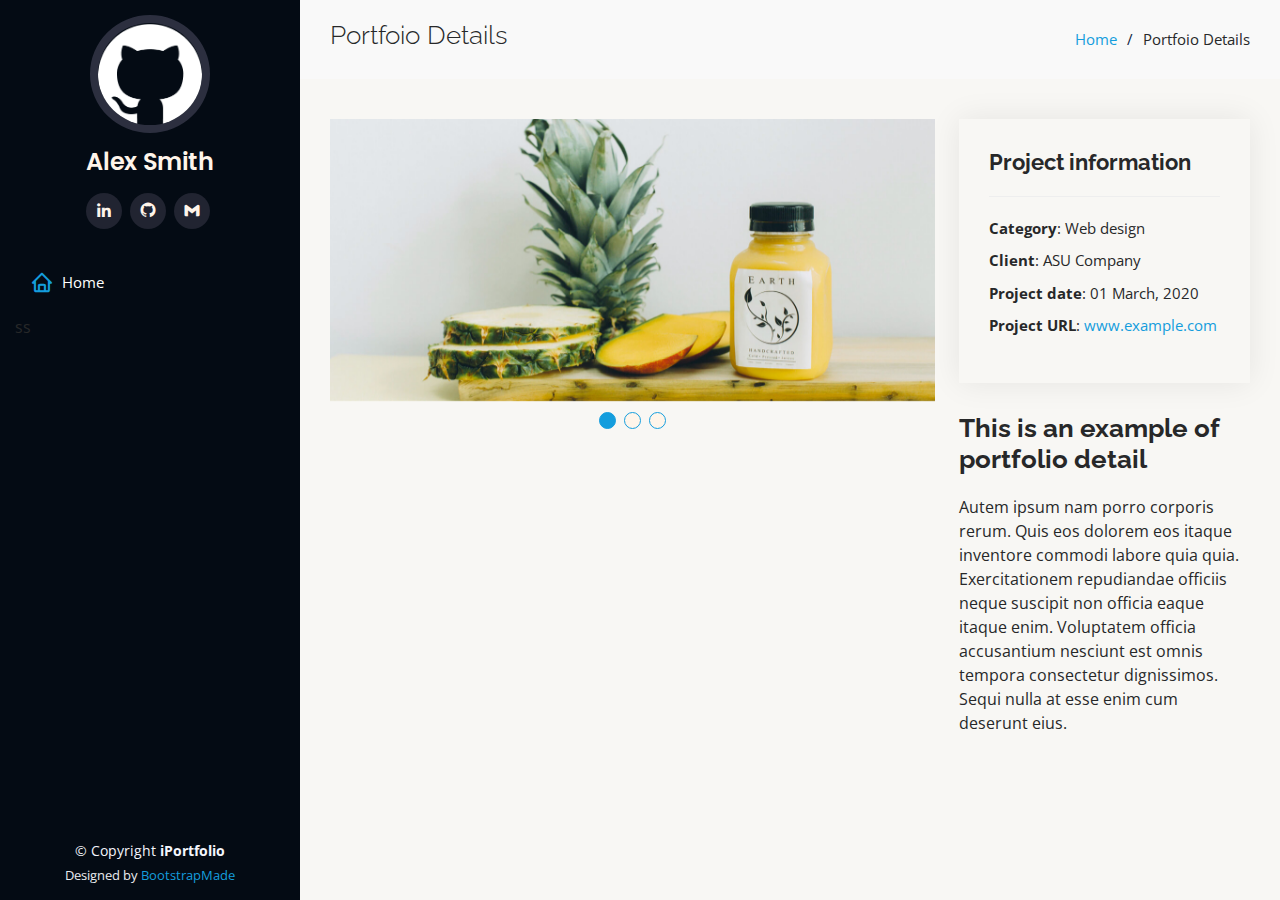
<file: project2.html>
<!DOCTYPE html>
<html lang="en">

<head>
  <meta charset="utf-8">
  <meta content="width=device-width, initial-scale=1.0" name="viewport">

  <title>Portfolio Details - iPortfolio Bootstrap Template</title>
  <meta content="" name="description">
  <meta content="" name="keywords">

  <!-- Favicons -->
  <link href="assets/img/favicon.png" rel="icon">
  <link href="assets/img/apple-touch-icon.png" rel="apple-touch-icon">

  <!-- Google Fonts -->
  <link href="https://fonts.googleapis.com/css?family=Open+Sans:300,300i,400,400i,600,600i,700,700i|Raleway:300,300i,400,400i,500,500i,600,600i,700,700i|Poppins:300,300i,400,400i,500,500i,600,600i,700,700i" rel="stylesheet">

  <!-- Vendor CSS Files -->
  <link href="assets/vendor/aos/aos.css" rel="stylesheet">
  <link href="assets/vendor/bootstrap/css/bootstrap.min.css" rel="stylesheet">
  <link href="assets/vendor/bootstrap-icons/bootstrap-icons.css" rel="stylesheet">
  <link href="assets/vendor/boxicons/css/boxicons.min.css" rel="stylesheet">
  <link href="assets/vendor/glightbox/css/glightbox.min.css" rel="stylesheet">
  <link href="assets/vendor/swiper/swiper-bundle.min.css" rel="stylesheet">

  <!-- Template Main CSS File -->
  <link href="assets/css/style.css" rel="stylesheet">

  <!-- =======================================================
  * Template Name: iPortfolio
  * Updated: Nov 17 2023 with Bootstrap v5.3.2
  * Template URL: https://bootstrapmade.com/iportfolio-bootstrap-portfolio-websites-template/
  * Author: BootstrapMade.com
  * License: https://bootstrapmade.com/license/
  ======================================================== -->
</head>

<body>

  <!-- ======= Mobile nav toggle button ======= -->
  <i class="bi bi-list mobile-nav-toggle d-xl-none"></i>

  <!-- ======= Header ======= -->
  <header id="header">
    <div class="d-flex flex-column">

      <div class="profile">
        <img src="assets/img/profile-img.png" alt="" class="img-fluid rounded-circle">
        <h1 class="text-light"><a href="index.html">Alex Smith</a></h1>
        <div class="social-links mt-3 text-center">
          <a href="#" class="linkedin"><i class="bx bxl-linkedin"></i></a>
          <a href="#" class="github"><i class="bx bxl-github"></i></a>
          <a href="#" class="github"><i class="bx bxl-gmail"></i></a>
        </div>
      </div>

      <nav id="navbar" class="nav-menu navbar">
        <ul>
          <li><a href="index.html" class="nav-link scrollto active"><i class="bx bx-home"></i> <span>Home</span></a></li>ss
        </ul>
      </nav><!-- .nav-menu -->
    </div>
  </header><!-- End Header -->

  <main id="main">

    <!-- ======= Breadcrumbs ======= -->
    <section id="breadcrumbs" class="breadcrumbs">
      <div class="container">

        <div class="d-flex justify-content-between align-items-center">
          <h2>Portfoio Details</h2>
          <ol>
            <li><a href="index.html">Home</a></li>
            <li>Portfoio Details</li>
          </ol>
        </div>

      </div>
    </section><!-- End Breadcrumbs -->

    <!-- ======= Portfolio Details Section ======= -->
    <section id="portfolio-details" class="portfolio-details">
      <div class="container">

        <div class="row gy-4">

          <div class="col-lg-8">
            <div class="portfolio-details-slider swiper">
              <div class="swiper-wrapper align-items-center">

                <div class="swiper-slide">
                  <img src="assets/img/portfolio/portfolio-details-1.jpg" alt="">
                </div>

                <div class="swiper-slide">
                  <img src="assets/img/portfolio/portfolio-details-2.jpg" alt="">
                </div>

                <div class="swiper-slide">
                  <img src="assets/img/portfolio/portfolio-details-3.jpg" alt="">
                </div>

              </div>
              <div class="swiper-pagination"></div>
            </div>
          </div>

          <div class="col-lg-4">
            <div class="portfolio-info">
              <h3>Project information</h3>
              <ul>
                <li><strong>Category</strong>: Web design</li>
                <li><strong>Client</strong>: ASU Company</li>
                <li><strong>Project date</strong>: 01 March, 2020</li>
                <li><strong>Project URL</strong>: <a href="#">www.example.com</a></li>
              </ul>
            </div>
            <div class="portfolio-description">
              <h2>This is an example of portfolio detail</h2>
              <p>
                Autem ipsum nam porro corporis rerum. Quis eos dolorem eos itaque inventore commodi labore quia quia. Exercitationem repudiandae officiis neque suscipit non officia eaque itaque enim. Voluptatem officia accusantium nesciunt est omnis tempora consectetur dignissimos. Sequi nulla at esse enim cum deserunt eius.
              </p>
            </div>
          </div>

        </div>

      </div>
    </section><!-- End Portfolio Details Section -->

  </main><!-- End #main -->

  <!-- ======= Footer ======= -->
  <footer id="footer">
    <div class="container">
      <div class="copyright">
        &copy; Copyright <strong><span>iPortfolio</span></strong>
      </div>
      <div class="credits">
        <!-- All the links in the footer should remain intact. -->
        <!-- You can delete the links only if you purchased the pro version. -->
        <!-- Licensing information: https://bootstrapmade.com/license/ -->
        <!-- Purchase the pro version with working PHP/AJAX contact form: https://bootstrapmade.com/iportfolio-bootstrap-portfolio-websites-template/ -->
        Designed by <a href="https://bootstrapmade.com/">BootstrapMade</a>
      </div>
    </div>
  </footer><!-- End  Footer -->

  <a href="#" class="back-to-top d-flex align-items-center justify-content-center"><i class="bi bi-arrow-up-short"></i></a>

  <!-- Vendor JS Files -->
  <script src="assets/vendor/purecounter/purecounter_vanilla.js"></script>
  <script src="assets/vendor/aos/aos.js"></script>
  <script src="assets/vendor/bootstrap/js/bootstrap.bundle.min.js"></script>
  <script src="assets/vendor/glightbox/js/glightbox.min.js"></script>
  <script src="assets/vendor/isotope-layout/isotope.pkgd.min.js"></script>
  <script src="assets/vendor/swiper/swiper-bundle.min.js"></script>
  <script src="assets/vendor/typed.js/typed.umd.js"></script>
  <script src="assets/vendor/waypoints/noframework.waypoints.js"></script>
  <script src="assets/vendor/php-email-form/validate.js"></script>

  <!-- Template Main JS File -->
  <script src="assets/js/main.js"></script>

</body>

</html>
</file>
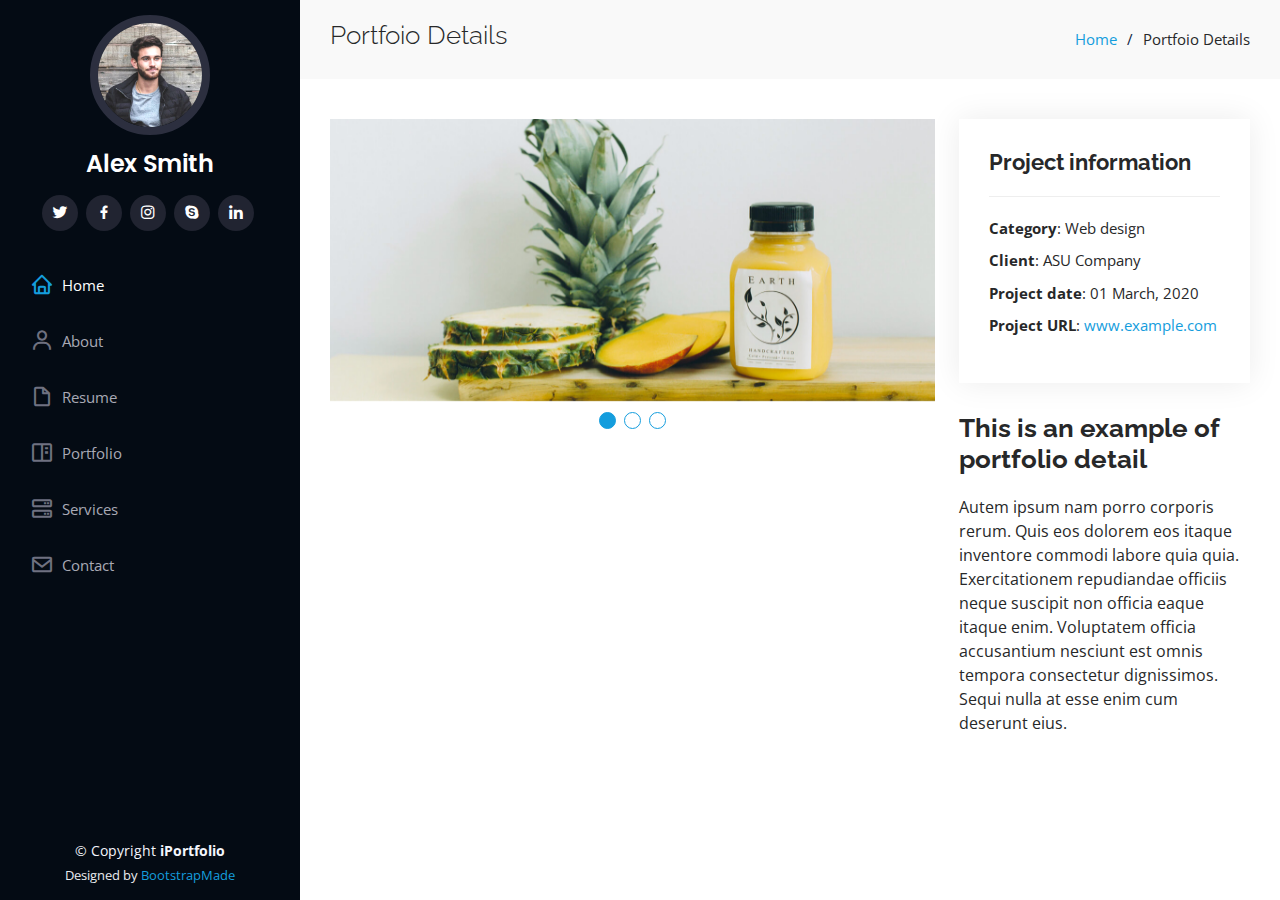
<file: iPortfolio/portfolio-details.html>
<!DOCTYPE html>
<html lang="en">

<head>
  <meta charset="utf-8">
  <meta content="width=device-width, initial-scale=1.0" name="viewport">

  <title>Portfolio Details - iPortfolio Bootstrap Template</title>
  <meta content="" name="description">
  <meta content="" name="keywords">

  <!-- Favicons -->
  <link href="assets/img/favicon.png" rel="icon">
  <link href="assets/img/apple-touch-icon.png" rel="apple-touch-icon">

  <!-- Google Fonts -->
  <link href="https://fonts.googleapis.com/css?family=Open+Sans:300,300i,400,400i,600,600i,700,700i|Raleway:300,300i,400,400i,500,500i,600,600i,700,700i|Poppins:300,300i,400,400i,500,500i,600,600i,700,700i" rel="stylesheet">

  <!-- Vendor CSS Files -->
  <link href="assets/vendor/aos/aos.css" rel="stylesheet">
  <link href="assets/vendor/bootstrap/css/bootstrap.min.css" rel="stylesheet">
  <link href="assets/vendor/bootstrap-icons/bootstrap-icons.css" rel="stylesheet">
  <link href="assets/vendor/boxicons/css/boxicons.min.css" rel="stylesheet">
  <link href="assets/vendor/glightbox/css/glightbox.min.css" rel="stylesheet">
  <link href="assets/vendor/swiper/swiper-bundle.min.css" rel="stylesheet">

  <!-- Template Main CSS File -->
  <link href="assets/css/style.css" rel="stylesheet">

  <!-- =======================================================
  * Template Name: iPortfolio
  * Updated: Nov 17 2023 with Bootstrap v5.3.2
  * Template URL: https://bootstrapmade.com/iportfolio-bootstrap-portfolio-websites-template/
  * Author: BootstrapMade.com
  * License: https://bootstrapmade.com/license/
  ======================================================== -->
</head>

<body>

  <!-- ======= Mobile nav toggle button ======= -->
  <i class="bi bi-list mobile-nav-toggle d-xl-none"></i>

  <!-- ======= Header ======= -->
  <header id="header">
    <div class="d-flex flex-column">

      <div class="profile">
        <img src="assets/img/profile-img.jpg" alt="" class="img-fluid rounded-circle">
        <h1 class="text-light"><a href="index.html">Alex Smith</a></h1>
        <div class="social-links mt-3 text-center">
          <a href="#" class="twitter"><i class="bx bxl-twitter"></i></a>
          <a href="#" class="facebook"><i class="bx bxl-facebook"></i></a>
          <a href="#" class="instagram"><i class="bx bxl-instagram"></i></a>
          <a href="#" class="google-plus"><i class="bx bxl-skype"></i></a>
          <a href="#" class="linkedin"><i class="bx bxl-linkedin"></i></a>
        </div>
      </div>

      <nav id="navbar" class="nav-menu navbar">
        <ul>
          <li><a href="#hero" class="nav-link scrollto active"><i class="bx bx-home"></i> <span>Home</span></a></li>
          <li><a href="#about" class="nav-link scrollto"><i class="bx bx-user"></i> <span>About</span></a></li>
          <li><a href="#resume" class="nav-link scrollto"><i class="bx bx-file-blank"></i> <span>Resume</span></a></li>
          <li><a href="#portfolio" class="nav-link scrollto"><i class="bx bx-book-content"></i> <span>Portfolio</span></a></li>
          <li><a href="#services" class="nav-link scrollto"><i class="bx bx-server"></i> <span>Services</span></a></li>
          <li><a href="#contact" class="nav-link scrollto"><i class="bx bx-envelope"></i> <span>Contact</span></a></li>
        </ul>
      </nav><!-- .nav-menu -->
    </div>
  </header><!-- End Header -->

  <main id="main">

    <!-- ======= Breadcrumbs ======= -->
    <section id="breadcrumbs" class="breadcrumbs">
      <div class="container">

        <div class="d-flex justify-content-between align-items-center">
          <h2>Portfoio Details</h2>
          <ol>
            <li><a href="index.html">Home</a></li>
            <li>Portfoio Details</li>
          </ol>
        </div>

      </div>
    </section><!-- End Breadcrumbs -->

    <!-- ======= Portfolio Details Section ======= -->
    <section id="portfolio-details" class="portfolio-details">
      <div class="container">

        <div class="row gy-4">

          <div class="col-lg-8">
            <div class="portfolio-details-slider swiper">
              <div class="swiper-wrapper align-items-center">

                <div class="swiper-slide">
                  <img src="assets/img/portfolio/portfolio-details-1.jpg" alt="">
                </div>

                <div class="swiper-slide">
                  <img src="assets/img/portfolio/portfolio-details-2.jpg" alt="">
                </div>

                <div class="swiper-slide">
                  <img src="assets/img/portfolio/portfolio-details-3.jpg" alt="">
                </div>

              </div>
              <div class="swiper-pagination"></div>
            </div>
          </div>

          <div class="col-lg-4">
            <div class="portfolio-info">
              <h3>Project information</h3>
              <ul>
                <li><strong>Category</strong>: Web design</li>
                <li><strong>Client</strong>: ASU Company</li>
                <li><strong>Project date</strong>: 01 March, 2020</li>
                <li><strong>Project URL</strong>: <a href="#">www.example.com</a></li>
              </ul>
            </div>
            <div class="portfolio-description">
              <h2>This is an example of portfolio detail</h2>
              <p>
                Autem ipsum nam porro corporis rerum. Quis eos dolorem eos itaque inventore commodi labore quia quia. Exercitationem repudiandae officiis neque suscipit non officia eaque itaque enim. Voluptatem officia accusantium nesciunt est omnis tempora consectetur dignissimos. Sequi nulla at esse enim cum deserunt eius.
              </p>
            </div>
          </div>

        </div>

      </div>
    </section><!-- End Portfolio Details Section -->

  </main><!-- End #main -->

  <!-- ======= Footer ======= -->
  <footer id="footer">
    <div class="container">
      <div class="copyright">
        &copy; Copyright <strong><span>iPortfolio</span></strong>
      </div>
      <div class="credits">
        <!-- All the links in the footer should remain intact. -->
        <!-- You can delete the links only if you purchased the pro version. -->
        <!-- Licensing information: https://bootstrapmade.com/license/ -->
        <!-- Purchase the pro version with working PHP/AJAX contact form: https://bootstrapmade.com/iportfolio-bootstrap-portfolio-websites-template/ -->
        Designed by <a href="https://bootstrapmade.com/">BootstrapMade</a>
      </div>
    </div>
  </footer><!-- End  Footer -->

  <a href="#" class="back-to-top d-flex align-items-center justify-content-center"><i class="bi bi-arrow-up-short"></i></a>

  <!-- Vendor JS Files -->
  <script src="assets/vendor/purecounter/purecounter_vanilla.js"></script>
  <script src="assets/vendor/aos/aos.js"></script>
  <script src="assets/vendor/bootstrap/js/bootstrap.bundle.min.js"></script>
  <script src="assets/vendor/glightbox/js/glightbox.min.js"></script>
  <script src="assets/vendor/isotope-layout/isotope.pkgd.min.js"></script>
  <script src="assets/vendor/swiper/swiper-bundle.min.js"></script>
  <script src="assets/vendor/typed.js/typed.umd.js"></script>
  <script src="assets/vendor/waypoints/noframework.waypoints.js"></script>
  <script src="assets/vendor/php-email-form/validate.js"></script>

  <!-- Template Main JS File -->
  <script src="assets/js/main.js"></script>

</body>

</html>
</file>
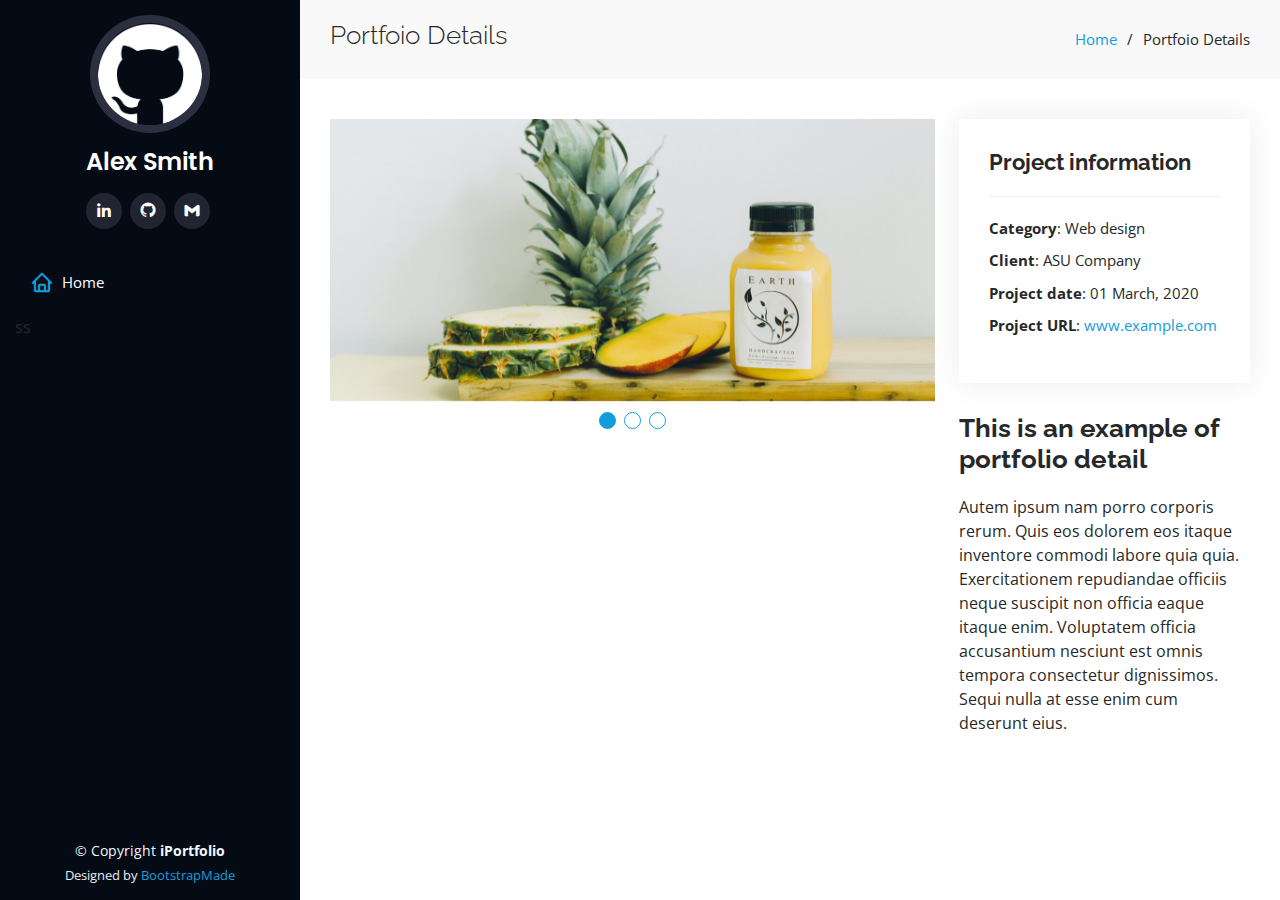
<file: iPortfolio/project1.html>
<!DOCTYPE html>
<html lang="en">

<head>
  <meta charset="utf-8">
  <meta content="width=device-width, initial-scale=1.0" name="viewport">

  <title>Portfolio Details - iPortfolio Bootstrap Template</title>
  <meta content="" name="description">
  <meta content="" name="keywords">

  <!-- Favicons -->
  <link href="assets/img/favicon.png" rel="icon">
  <link href="assets/img/apple-touch-icon.png" rel="apple-touch-icon">

  <!-- Google Fonts -->
  <link href="https://fonts.googleapis.com/css?family=Open+Sans:300,300i,400,400i,600,600i,700,700i|Raleway:300,300i,400,400i,500,500i,600,600i,700,700i|Poppins:300,300i,400,400i,500,500i,600,600i,700,700i" rel="stylesheet">

  <!-- Vendor CSS Files -->
  <link href="assets/vendor/aos/aos.css" rel="stylesheet">
  <link href="assets/vendor/bootstrap/css/bootstrap.min.css" rel="stylesheet">
  <link href="assets/vendor/bootstrap-icons/bootstrap-icons.css" rel="stylesheet">
  <link href="assets/vendor/boxicons/css/boxicons.min.css" rel="stylesheet">
  <link href="assets/vendor/glightbox/css/glightbox.min.css" rel="stylesheet">
  <link href="assets/vendor/swiper/swiper-bundle.min.css" rel="stylesheet">

  <!-- Template Main CSS File -->
  <link href="assets/css/style.css" rel="stylesheet">

  <!-- =======================================================
  * Template Name: iPortfolio
  * Updated: Nov 17 2023 with Bootstrap v5.3.2
  * Template URL: https://bootstrapmade.com/iportfolio-bootstrap-portfolio-websites-template/
  * Author: BootstrapMade.com
  * License: https://bootstrapmade.com/license/
  ======================================================== -->
</head>

<body>

  <!-- ======= Mobile nav toggle button ======= -->
  <i class="bi bi-list mobile-nav-toggle d-xl-none"></i>

  <!-- ======= Header ======= -->
  <header id="header">
    <div class="d-flex flex-column">

      <div class="profile">
        <img src="assets/img/profile-img.png" alt="" class="img-fluid rounded-circle">
        <h1 class="text-light"><a href="index.html">Alex Smith</a></h1>
        <div class="social-links mt-3 text-center">
          <a href="#" class="linkedin"><i class="bx bxl-linkedin"></i></a>
          <a href="#" class="github"><i class="bx bxl-github"></i></a>
          <a href="#" class="github"><i class="bx bxl-gmail"></i></a>
        </div>
      </div>

      <nav id="navbar" class="nav-menu navbar">
        <ul>
          <li><a href="index.html" class="nav-link scrollto active"><i class="bx bx-home"></i> <span>Home</span></a></li>ss
        </ul>
      </nav><!-- .nav-menu -->
    </div>
  </header><!-- End Header -->

  <main id="main">

    <!-- ======= Breadcrumbs ======= -->
    <section id="breadcrumbs" class="breadcrumbs">
      <div class="container">

        <div class="d-flex justify-content-between align-items-center">
          <h2>Portfoio Details</h2>
          <ol>
            <li><a href="index.html">Home</a></li>
            <li>Portfoio Details</li>
          </ol>
        </div>

      </div>
    </section><!-- End Breadcrumbs -->

    <!-- ======= Portfolio Details Section ======= -->
    <section id="portfolio-details" class="portfolio-details">
      <div class="container">

        <div class="row gy-4">

          <div class="col-lg-8">
            <div class="portfolio-details-slider swiper">
              <div class="swiper-wrapper align-items-center">

                <div class="swiper-slide">
                  <img src="assets/img/portfolio/portfolio-details-1.jpg" alt="">
                </div>

                <div class="swiper-slide">
                  <img src="assets/img/portfolio/portfolio-details-2.jpg" alt="">
                </div>

                <div class="swiper-slide">
                  <img src="assets/img/portfolio/portfolio-details-3.jpg" alt="">
                </div>

              </div>
              <div class="swiper-pagination"></div>
            </div>
          </div>

          <div class="col-lg-4">
            <div class="portfolio-info">
              <h3>Project information</h3>
              <ul>
                <li><strong>Category</strong>: Web design</li>
                <li><strong>Client</strong>: ASU Company</li>
                <li><strong>Project date</strong>: 01 March, 2020</li>
                <li><strong>Project URL</strong>: <a href="#">www.example.com</a></li>
              </ul>
            </div>
            <div class="portfolio-description">
              <h2>This is an example of portfolio detail</h2>
              <p>
                Autem ipsum nam porro corporis rerum. Quis eos dolorem eos itaque inventore commodi labore quia quia. Exercitationem repudiandae officiis neque suscipit non officia eaque itaque enim. Voluptatem officia accusantium nesciunt est omnis tempora consectetur dignissimos. Sequi nulla at esse enim cum deserunt eius.
              </p>
            </div>
          </div>

        </div>

      </div>
    </section><!-- End Portfolio Details Section -->

  </main><!-- End #main -->

  <!-- ======= Footer ======= -->
  <footer id="footer">
    <div class="container">
      <div class="copyright">
        &copy; Copyright <strong><span>iPortfolio</span></strong>
      </div>
      <div class="credits">
        <!-- All the links in the footer should remain intact. -->
        <!-- You can delete the links only if you purchased the pro version. -->
        <!-- Licensing information: https://bootstrapmade.com/license/ -->
        <!-- Purchase the pro version with working PHP/AJAX contact form: https://bootstrapmade.com/iportfolio-bootstrap-portfolio-websites-template/ -->
        Designed by <a href="https://bootstrapmade.com/">BootstrapMade</a>
      </div>
    </div>
  </footer><!-- End  Footer -->

  <a href="#" class="back-to-top d-flex align-items-center justify-content-center"><i class="bi bi-arrow-up-short"></i></a>

  <!-- Vendor JS Files -->
  <script src="assets/vendor/purecounter/purecounter_vanilla.js"></script>
  <script src="assets/vendor/aos/aos.js"></script>
  <script src="assets/vendor/bootstrap/js/bootstrap.bundle.min.js"></script>
  <script src="assets/vendor/glightbox/js/glightbox.min.js"></script>
  <script src="assets/vendor/isotope-layout/isotope.pkgd.min.js"></script>
  <script src="assets/vendor/swiper/swiper-bundle.min.js"></script>
  <script src="assets/vendor/typed.js/typed.umd.js"></script>
  <script src="assets/vendor/waypoints/noframework.waypoints.js"></script>
  <script src="assets/vendor/php-email-form/validate.js"></script>

  <!-- Template Main JS File -->
  <script src="assets/js/main.js"></script>

</body>

</html>
</file>
<file: iPortfolio/assets/css/style.css>
/**
* Template Name: iPortfolio
* Updated: Nov 17 2023 with Bootstrap v5.3.2
* Template URL: https://bootstrapmade.com/iportfolio-bootstrap-portfolio-websites-template/
* Author: BootstrapMade.com
* License: https://bootstrapmade.com/license/
*/

/*--------------------------------------------------------------
# General
--------------------------------------------------------------*/
body {
  font-family: "Open Sans", sans-serif;
  color: #272829;
}

a {
  color: #149ddd;
  text-decoration: none;
}

a:hover {
  color: #37b3ed;
  text-decoration: none;
}

h1,
h2,
h3,
h4,
h5,
h6 {
  font-family: "Raleway", sans-serif;
}

/*--------------------------------------------------------------
# Back to top button
--------------------------------------------------------------*/
.back-to-top {
  position: fixed;
  visibility: hidden;
  opacity: 0;
  right: 15px;
  bottom: 15px;
  z-index: 996;
  background: #149ddd;
  width: 40px;
  height: 40px;
  border-radius: 50px;
  transition: all 0.4s;
}

.back-to-top i {
  font-size: 28px;
  color: #fff;
  line-height: 0;
}

.back-to-top:hover {
  background: #2eafec;
  color: #fff;
}

.back-to-top.active {
  visibility: visible;
  opacity: 1;
}

/*--------------------------------------------------------------
# Header
--------------------------------------------------------------*/
#header {
  position: fixed;
  top: 0;
  left: 0;
  bottom: 0;
  width: 300px;
  transition: all ease-in-out 0.5s;
  z-index: 9997;
  transition: all 0.5s;
  padding: 0 15px;
  background: #040b14;
  overflow-y: auto;
}

#header .profile img {
  margin: 15px auto;
  display: block;
  width: 120px;
  border: 8px solid #2c2f3f;
}

#header .profile h1 {
  font-size: 24px;
  margin: 0;
  padding: 0;
  font-weight: 600;
  -moz-text-align-last: center;
  text-align-last: center;
  font-family: "Poppins", sans-serif;
}

#header .profile h1 a,
#header .profile h1 a:hover {
  color: #fff;
  text-decoration: none;
}

#header .profile .social-links a {
  font-size: 18px;
  display: inline-block;
  background: #212431;
  color: #fff;
  line-height: 1;
  padding: 8px 0;
  margin-right: 4px;
  border-radius: 50%;
  text-align: center;
  width: 36px;
  height: 36px;
  transition: 0.3s;
}

#header .profile .social-links a:hover {
  background: #149ddd;
  color: #fff;
  text-decoration: none;
}

#main {
  margin-left: 300px;
}

.container,
.container-fluid {
  padding-left: 30px;
  padding-right: 30px;
}

@media (max-width: 1199px) {
  #header {
    left: -300px;
  }

  #main {
    margin-left: 0;
  }

  .container,
  .container-fluid {
    padding-left: 12px;
    padding-right: 12px;
  }
}

/*--------------------------------------------------------------
# Navigation Menu
--------------------------------------------------------------*/
/* Desktop Navigation */
.nav-menu {
  padding: 30px 0 0 0;
}

.nav-menu * {
  margin: 0;
  padding: 0;
  list-style: none;
}

.nav-menu>ul>li {
  position: relative;
  white-space: nowrap;
}

.nav-menu a,
.nav-menu a:focus {
  display: flex;
  align-items: center;
  color: #a8a9b4;
  padding: 12px 15px;
  margin-bottom: 8px;
  transition: 0.3s;
  font-size: 15px;
}

.nav-menu a i,
.nav-menu a:focus i {
  font-size: 24px;
  padding-right: 8px;
  color: #6f7180;
}

.nav-menu a:hover,
.nav-menu .active,
.nav-menu .active:focus,
.nav-menu li:hover>a {
  text-decoration: none;
  color: #fff;
}

.nav-menu a:hover i,
.nav-menu .active i,
.nav-menu .active:focus i,
.nav-menu li:hover>a i {
  color: #149ddd;
}

/* Mobile Navigation */
.mobile-nav-toggle {
  position: fixed;
  right: 15px;
  top: 15px;
  z-index: 9998;
  border: 0;
  font-size: 24px;
  transition: all 0.4s;
  outline: none !important;
  background-color: #149ddd;
  color: #fff;
  width: 40px;
  height: 40px;
  display: inline-flex;
  align-items: center;
  justify-content: center;
  line-height: 0;
  border-radius: 50px;
  cursor: pointer;
}

.mobile-nav-active {
  overflow: hidden;
}

.mobile-nav-active #header {
  left: 0;
}

/*--------------------------------------------------------------
# Hero Section
--------------------------------------------------------------*/
#hero {
  width: 100%;
  height: 100vh;
  background: url("../img/hero-bg.jpg") top center;
  background-size: cover;
}

#hero:before {
  content: "";
  background: rgba(5, 13, 24, 0.3);
  position: absolute;
  bottom: 0;
  top: 0;
  left: 0;
  right: 0;
  z-index: 1;
}

#hero .hero-container {
  position: relative;
  z-index: 2;
  min-width: 300px;
}

#hero h1 {
  margin: 0 0 10px 0;
  font-size: 64px;
  font-weight: 700;
  line-height: 56px;
  color: #fff;
}

#hero p {
  color: #fff;
  margin-bottom: 50px;
  font-size: 26px;
  font-family: "Poppins", sans-serif;
}

#hero p span {
  color: #fff;
  padding-bottom: 4px;
  letter-spacing: 1px;
  border-bottom: 3px solid #149ddd;
}

@media (min-width: 1024px) {
  #hero {
    background-attachment: fixed;
  }
}

@media (max-width: 768px) {
  #hero h1 {
    font-size: 28px;
    line-height: 36px;
  }

  #hero h2 {
    font-size: 18px;
    line-height: 24px;
    margin-bottom: 30px;
  }
}

/*--------------------------------------------------------------
# Sections General
--------------------------------------------------------------*/
section {
  padding: 60px 0;
  overflow: hidden;
}

.section-bg {
  background: #f5f8fd;
}

.section-title {
  padding-bottom: 30px;
}

.section-title h2 {
  font-size: 32px;
  font-weight: bold;
  margin-bottom: 20px;
  padding-bottom: 20px;
  position: relative;
  color: #173b6c;
}

.section-title h2::after {
  content: "";
  position: absolute;
  display: block;
  width: 50px;
  height: 3px;
  background: #149ddd;
  bottom: 0;
  left: 0;
}

.section-title p {
  margin-bottom: 0;
}

/*--------------------------------------------------------------
# About
--------------------------------------------------------------*/
.about .content h3 {
  font-weight: 700;
  font-size: 26px;
  color: #173b6c;
}

.about .content ul {
  list-style: none;
  padding: 0;
}

.about .content ul li {
  margin-bottom: 20px;
  display: flex;
  align-items: center;
}

.about .content ul strong {
  margin-right: 10px;
}

.about .content ul i {
  font-size: 16px;
  margin-right: 5px;
  color: #149ddd;
  line-height: 0;
}

.about .content p:last-child {
  margin-bottom: 0;
}

/*--------------------------------------------------------------
# Facts
--------------------------------------------------------------*/
.facts {
  padding-bottom: 30px;
}

.facts .count-box {
  padding: 30px;
  width: 100%;
}

.facts .count-box i {
  display: block;
  font-size: 44px;
  color: #149ddd;
  float: left;
  line-height: 0;
}

.facts .count-box span {
  font-size: 48px;
  line-height: 40px;
  display: block;
  font-weight: 700;
  color: #050d18;
  margin-left: 60px;
}

.facts .count-box p {
  padding: 15px 0 0 0;
  margin: 0 0 0 60px;
  font-family: "Raleway", sans-serif;
  font-size: 14px;
  color: #122f57;
}

.facts .count-box a {
  font-weight: 600;
  display: block;
  margin-top: 20px;
  color: #122f57;
  font-size: 15px;
  font-family: "Poppins", sans-serif;
  transition: ease-in-out 0.3s;
}

.facts .count-box a:hover {
  color: #1f5297;
}

/*--------------------------------------------------------------
# Akills
--------------------------------------------------------------*/
.skills .progress {
  height: 60px;
  display: block;
  background: none;
  border-radius: 0;
}

.skills .progress .skill {
  padding: 0;
  margin: 0 0 6px 0;
  text-transform: uppercase;
  display: block;
  font-weight: 600;
  font-family: "Poppins", sans-serif;
  color: #050d18;
}

.skills .progress .skill .val {
  float: right;
  font-style: normal;
}

.skills .progress-bar-wrap {
  background: #dce8f8;
  height: 10px;
}

.skills .progress-bar {
  width: 1px;
  height: 10px;
  transition: 0.9s;
  background-color: #149ddd;
}

/*--------------------------------------------------------------
# Resume
--------------------------------------------------------------*/
.resume .resume-title {
  font-size: 26px;
  font-weight: 700;
  margin-top: 20px;
  margin-bottom: 20px;
  color: #050d18;
}

.resume .resume-item {
  padding: 0 0 20px 20px;
  margin-top: -2px;
  border-left: 2px solid #1f5297;
  position: relative;
}

.resume .resume-item h4 {
  line-height: 18px;
  font-size: 18px;
  font-weight: 600;
  text-transform: uppercase;
  font-family: "Poppins", sans-serif;
  color: #050d18;
  margin-bottom: 10px;
}

.resume .resume-item h5 {
  font-size: 16px;
  background: #e4edf9;
  padding: 5px 15px;
  display: inline-block;
  font-weight: 600;
  margin-bottom: 10px;
}

.resume .resume-item ul {
  padding-left: 20px;
}

.resume .resume-item ul li {
  padding-bottom: 10px;
}

.resume .resume-item:last-child {
  padding-bottom: 0;
}

.resume .resume-item::before {
  content: "";
  position: absolute;
  width: 16px;
  height: 16px;
  border-radius: 50px;
  left: -9px;
  top: 0;
  background: #fff;
  border: 2px solid #1f5297;
}

/*--------------------------------------------------------------
# Portfolio
--------------------------------------------------------------*/
.portfolio .portfolio-item {
  margin-bottom: 30px;
}

.portfolio #portfolio-flters {
  padding: 0;
  margin: 0 auto 35px auto;
  list-style: none;
  text-align: center;
  background: #fff;
  border-radius: 50px;
  padding: 2px 15px;
}

.portfolio #portfolio-flters li {
  cursor: pointer;
  display: inline-block;
  padding: 10px 15px 8px 15px;
  font-size: 14px;
  font-weight: 600;
  line-height: 1;
  text-transform: uppercase;
  color: #272829;
  margin-bottom: 5px;
  transition: all 0.3s ease-in-out;
}

.portfolio #portfolio-flters li:hover,
.portfolio #portfolio-flters li.filter-active {
  color: #149ddd;
}

.portfolio #portfolio-flters li:last-child {
  margin-right: 0;
}

.portfolio .portfolio-wrap {
  transition: 0.3s;
  position: relative;
  overflow: hidden;
  z-index: 1;
}

.portfolio .portfolio-wrap::before {
  content: "";
  background: rgba(255, 255, 255, 0.5);
  position: absolute;
  left: 0;
  right: 0;
  top: 0;
  bottom: 0;
  transition: all ease-in-out 0.3s;
  z-index: 2;
  opacity: 0;
}

.portfolio .portfolio-wrap .portfolio-links {
  opacity: 1;
  left: 0;
  right: 0;
  bottom: -60px;
  z-index: 3;
  position: absolute;
  transition: all ease-in-out 0.3s;
  display: flex;
  justify-content: center;
}

.portfolio .portfolio-wrap .portfolio-links a {
  color: #fff;
  font-size: 28px;
  text-align: center;
  background: rgba(20, 157, 221, 0.75);
  transition: 0.3s;
  width: 50%;
}

.portfolio .portfolio-wrap .portfolio-links a:hover {
  background: rgba(20, 157, 221, 0.95);
}

.portfolio .portfolio-wrap .portfolio-links a+a {
  border-left: 1px solid #37b3ed;
}

.portfolio .portfolio-wrap:hover::before {
  top: 0;
  left: 0;
  right: 0;
  bottom: 0;
  opacity: 1;
}

.portfolio .portfolio-wrap:hover .portfolio-links {
  opacity: 1;
  bottom: 0;
}

/*--------------------------------------------------------------
# Portfolio Details
--------------------------------------------------------------*/
.portfolio-details {
  padding-top: 40px;
}

.portfolio-details .portfolio-details-slider img {
  width: 100%;
}

.portfolio-details .portfolio-details-slider .swiper-pagination {
  margin-top: 20px;
  position: relative;
}

.portfolio-details .portfolio-details-slider .swiper-pagination .swiper-pagination-bullet {
  width: 17px;
  height: 17px;
  background-color: #fff;
  opacity: 1;
  border: 1px solid #149ddd;
}

.portfolio-details .portfolio-details-slider .swiper-pagination .swiper-pagination-bullet-active {
  background-color: #149ddd;
}

.portfolio-details .portfolio-info {
  padding: 30px;
  box-shadow: 0px 0 30px rgba(5, 13, 24, 0.08);
}

.portfolio-details .portfolio-info h3 {
  font-size: 22px;
  font-weight: 700;
  margin-bottom: 20px;
  padding-bottom: 20px;
  border-bottom: 1px solid #eee;
}

.portfolio-details .portfolio-info ul {
  list-style: none;
  padding: 0;
  font-size: 15px;
}

.portfolio-details .portfolio-info ul li+li {
  margin-top: 10px;
}

.portfolio-details .portfolio-description {
  padding-top: 30px;
}

.portfolio-details .portfolio-description h2 {
  font-size: 26px;
  font-weight: 700;
  margin-bottom: 20px;
}

.portfolio-details .portfolio-description p {
  padding: 0;
}

/*--------------------------------------------------------------
# Services
--------------------------------------------------------------*/
.services .icon-box {
  margin-bottom: 20px;
}

.services .icon {
  float: left;
  display: flex;
  align-items: center;
  justify-content: center;
  width: 54px;
  height: 54px;
  background: #149ddd;
  border-radius: 50%;
  transition: 0.5s;
  border: 1px solid #149ddd;
}

.services .icon i {
  color: #fff;
  font-size: 24px;
  line-height: 0;
}

.services .icon-box:hover .icon {
  background: #fff;
}

.services .icon-box:hover .icon i {
  color: #149ddd;
}

.services .title {
  margin-left: 80px;
  font-weight: 700;
  margin-bottom: 15px;
  font-size: 18px;
}

.services .title a {
  color: #343a40;
}

.services .title a:hover {
  color: #149ddd;
}

.services .description {
  margin-left: 80px;
  line-height: 24px;
  font-size: 14px;
}

/*--------------------------------------------------------------
# Testimonials
--------------------------------------------------------------*/
.testimonials .testimonials-carousel,
.testimonials .testimonials-slider {
  overflow: hidden;
}

.testimonials .testimonial-item {
  box-sizing: content-box;
  text-align: center;
  min-height: 320px;
}

.testimonials .testimonial-item .testimonial-img {
  width: 90px;
  border-radius: 50%;
  margin: 0 auto;
}

.testimonials .testimonial-item h3 {
  font-size: 18px;
  font-weight: bold;
  margin: 10px 0 5px 0;
  color: #111;
}

.testimonials .testimonial-item h4 {
  font-size: 14px;
  color: #999;
  margin: 0;
}

.testimonials .testimonial-item .quote-icon-left,
.testimonials .testimonial-item .quote-icon-right {
  color: #c3e8fa;
  font-size: 26px;
}

.testimonials .testimonial-item .quote-icon-left {
  display: inline-block;
  left: -5px;
  position: relative;
}

.testimonials .testimonial-item .quote-icon-right {
  display: inline-block;
  right: -5px;
  position: relative;
  top: 10px;
}

.testimonials .testimonial-item p {
  font-style: italic;
  margin: 0 15px 15px 15px;
  padding: 20px;
  background: #fff;
  position: relative;
  margin-bottom: 35px;
  border-radius: 6px;
  box-shadow: 0px 2px 15px rgba(0, 0, 0, 0.1);
}

.testimonials .testimonial-item p::after {
  content: "";
  width: 0;
  height: 0;
  border-top: 20px solid #fff;
  border-right: 20px solid transparent;
  border-left: 20px solid transparent;
  position: absolute;
  bottom: -20px;
  left: calc(50% - 20px);
}

.testimonials .swiper-pagination {
  margin-top: 20px;
  position: relative;
}

.testimonials .swiper-pagination .swiper-pagination-bullet {
  width: 12px;
  height: 12px;
  background-color: #fff;
  opacity: 1;
  border: 1px solid #149ddd;
}

.testimonials .swiper-pagination .swiper-pagination-bullet-active {
  background-color: #149ddd;
}

/*--------------------------------------------------------------
# Contact
--------------------------------------------------------------*/
.contact {
  padding-bottom: 130px;
}

.contact .info {
  padding: 30px;
  background: #fff;
  width: 100%;
  box-shadow: 0 0 24px 0 rgba(0, 0, 0, 0.12);
}

.contact .info i {
  font-size: 20px;
  color: #149ddd;
  float: left;
  width: 44px;
  height: 44px;
  background: #dff3fc;
  display: flex;
  justify-content: center;
  align-items: center;
  border-radius: 50px;
  transition: all 0.3s ease-in-out;
}

.contact .info h4 {
  padding: 0 0 0 60px;
  font-size: 22px;
  font-weight: 600;
  margin-bottom: 5px;
  color: #050d18;
}

.contact .info p {
  padding: 0 0 10px 60px;
  margin-bottom: 20px;
  font-size: 14px;
  color: #173b6c;
}

.contact .info .email p {
  padding-top: 5px;
}

.contact .info .social-links {
  padding-left: 60px;
}

.contact .info .social-links a {
  font-size: 18px;
  display: inline-block;
  background: #333;
  color: #fff;
  line-height: 1;
  padding: 8px 0;
  border-radius: 50%;
  text-align: center;
  width: 36px;
  height: 36px;
  transition: 0.3s;
  margin-right: 10px;
}

.contact .info .social-links a:hover {
  background: #149ddd;
  color: #fff;
}

.contact .info .email:hover i,
.contact .info .address:hover i,
.contact .info .phone:hover i {
  background: #149ddd;
  color: #fff;
}

.contact .php-email-form {
  width: 100%;
  padding: 30px;
  background: #fff;
  box-shadow: 0 0 24px 0 rgba(0, 0, 0, 0.12);
}

.contact .php-email-form .form-group {
  padding-bottom: 8px;
}

.contact .php-email-form .validate {
  display: none;
  color: red;
  margin: 0 0 15px 0;
  font-weight: 400;
  font-size: 13px;
}

.contact .php-email-form .error-message {
  display: none;
  color: #fff;
  background: #ed3c0d;
  text-align: left;
  padding: 15px;
  font-weight: 600;
}

.contact .php-email-form .error-message br+br {
  margin-top: 25px;
}

.contact .php-email-form .sent-message {
  display: none;
  color: #fff;
  background: #18d26e;
  text-align: center;
  padding: 15px;
  font-weight: 600;
}

.contact .php-email-form .loading {
  display: none;
  background: #fff;
  text-align: center;
  padding: 15px;
}

.contact .php-email-form .loading:before {
  content: "";
  display: inline-block;
  border-radius: 50%;
  width: 24px;
  height: 24px;
  margin: 0 10px -6px 0;
  border: 3px solid #18d26e;
  border-top-color: #eee;
  animation: animate-loading 1s linear infinite;
}

.contact .php-email-form .form-group {
  margin-bottom: 15px;
}

.contact .php-email-form label {
  padding-bottom: 8px;
}

.contact .php-email-form input,
.contact .php-email-form textarea {
  border-radius: 0;
  box-shadow: none;
  font-size: 14px;
}

.contact .php-email-form input {
  height: 44px;
}

.contact .php-email-form textarea {
  padding: 10px 15px;
}

.contact .php-email-form button[type=submit] {
  background: #149ddd;
  border: 0;
  padding: 10px 24px;
  color: #fff;
  transition: 0.4s;
  border-radius: 4px;
}

.contact .php-email-form button[type=submit]:hover {
  background: #37b3ed;
}

@keyframes animate-loading {
  0% {
    transform: rotate(0deg);
  }

  100% {
    transform: rotate(360deg);
  }
}

/*--------------------------------------------------------------
# Breadcrumbs
--------------------------------------------------------------*/
.breadcrumbs {
  padding: 20px 0;
  background: #f9f9f9;
}

.breadcrumbs h2 {
  font-size: 26px;
  font-weight: 300;
}

.breadcrumbs ol {
  display: flex;
  flex-wrap: wrap;
  list-style: none;
  padding: 0;
  margin: 0;
  font-size: 15px;
}

.breadcrumbs ol li+li {
  padding-left: 10px;
}

.breadcrumbs ol li+li::before {
  display: inline-block;
  padding-right: 10px;
  color: #0e2442;
  content: "/";
}

@media (max-width: 768px) {
  .breadcrumbs .d-flex {
    display: block !important;
  }

  .breadcrumbs ol {
    display: block;
  }

  .breadcrumbs ol li {
    display: inline-block;
  }
}

/*--------------------------------------------------------------
# Footer
--------------------------------------------------------------*/
#footer {
  padding: 15px;
  color: #f4f6fd;
  font-size: 14px;
  position: fixed;
  left: 0;
  bottom: 0;
  width: 300px;
  z-index: 9999;
  background: #040b14;
}

#footer .copyright {
  text-align: center;
}

#footer .credits {
  padding-top: 5px;
  text-align: center;
  font-size: 13px;
  color: #eaebf0;
}

@media (max-width: 1199px) {
  #footer {
    position: static;
    width: auto;
    padding-right: 20px 15px;
  }
}
</file>
<file: assets/css/style.css>
/**
* Template Name: iPortfolio
* Updated: Nov 17 2023 with Bootstrap v5.3.2
* Template URL: https://bootstrapmade.com/iportfolio-bootstrap-portfolio-websites-template/
* Author: BootstrapMade.com
* License: https://bootstrapmade.com/license/
*/

/*--------------------------------------------------------------
# General
--------------------------------------------------------------*/
body {
  font-family: "Open Sans", sans-serif;
  color: #272829;
  background-color: #F8F7F4;
}

a {
  color: #149ddd;
  text-decoration: none;
}

a:hover {
  color: #37b3ed;
  text-decoration: none;
}

h1,
h2,
h3,
h4,
h5,
h6 {
  font-family: "Raleway", sans-serif;
}

/*--------------------------------------------------------------
# Back to top button
--------------------------------------------------------------*/
.back-to-top {
  position: fixed;
  visibility: hidden;
  opacity: 0;
  right: 15px;
  bottom: 15px;
  z-index: 996;
  background: #149ddd;
  width: 40px;
  height: 40px;
  border-radius: 50px;
  transition: all 0.4s;
}

.back-to-top i {
  font-size: 28px;
  color: #FFF5EA;
  line-height: 0;
}

.back-to-top:hover {
  background: #2eafec;
  color: #FFF5EA;
}

.back-to-top.active {
  visibility: visible;
  opacity: 1;
}

/*--------------------------------------------------------------
# Header
--------------------------------------------------------------*/
#header {
  position: fixed;
  top: 0;
  left: 0;
  bottom: 0;
  width: 300px;
  transition: all ease-in-out 0.5s;
  z-index: 9997;
  transition: all 0.5s;
  padding: 0 15px;
  background: #040b14;
  overflow-y: auto;
}

#header .profile img {
  margin: 15px auto;
  display: block;
  width: 120px;
  border: 8px solid #2c2f3f;
}

#header .profile h1 {
  font-size: 24px;
  margin: 0;
  padding: 0;
  font-weight: 600;
  -moz-text-align-last: center;
  text-align-last: center;
  font-family: "Poppins", sans-serif;
}

#header .profile h1 a,
#header .profile h1 a:hover {
  color: #FFF5EA;
  text-decoration: none;
}

#header .profile .social-links a {
  font-size: 18px;
  display: inline-block;
  background: #212431;
  color: #FFF5EA;
  line-height: 1;
  padding: 8px 0;
  margin-right: 4px;
  border-radius: 50%;
  text-align: center;
  width: 36px;
  height: 36px;
  transition: 0.3s;
}

#header .profile .social-links a:hover {
  background: #149ddd;
  color: #FFF5EA;
  text-decoration: none;
}

#main {
  margin-left: 300px;
}

.container,
.container-fluid {
  padding-left: 30px;
  padding-right: 30px;
}

@media (max-width: 1199px) {
  #header {
    left: -300px;
  }

  #main {
    margin-left: 0;
  }

  .container,
  .container-fluid {
    padding-left: 12px;
    padding-right: 12px;
  }
}

/*--------------------------------------------------------------
# Navigation Menu
--------------------------------------------------------------*/
/* Desktop Navigation */
.nav-menu {
  padding: 30px 0 0 0;
}

.nav-menu * {
  margin: 0;
  padding: 0;
  list-style: none;
}

.nav-menu>ul>li {
  position: relative;
  white-space: nowrap;
}

.nav-menu a,
.nav-menu a:focus {
  display: flex;
  align-items: center;
  color: #a8a9b4;
  padding: 12px 15px;
  margin-bottom: 8px;
  transition: 0.3s;
  font-size: 15px;
}

.nav-menu a i,
.nav-menu a:focus i {
  font-size: 24px;
  padding-right: 8px;
  color: #6f7180;
}

.nav-menu a:hover,
.nav-menu .active,
.nav-menu .active:focus,
.nav-menu li:hover>a {
  text-decoration: none;
  color: #fff;
}

.nav-menu a:hover i,
.nav-menu .active i,
.nav-menu .active:focus i,
.nav-menu li:hover>a i {
  color: #149ddd;
}

/* Mobile Navigation */
.mobile-nav-toggle {
  position: fixed;
  right: 15px;
  top: 15px;
  z-index: 9998;
  border: 0;
  font-size: 24px;
  transition: all 0.4s;
  outline: none !important;
  background-color: #149ddd;
  color: #fff;
  width: 40px;
  height: 40px;
  display: inline-flex;
  align-items: center;
  justify-content: center;
  line-height: 0;
  border-radius: 50px;
  cursor: pointer;
}

.mobile-nav-active {
  overflow: hidden;
}

.mobile-nav-active #header {
  left: 0;
}

/*--------------------------------------------------------------
# Hero Section
--------------------------------------------------------------*/
#hero {
  width: 100%;
  height: 100vh;
  background: url("../img/try3.jpg") top center;
  background-size: cover;
}


#hero:before {
  content: "";
  background: rgba(5, 13, 24, 0.3);
  position: absolute;
  bottom: 0;
  top: 0;
  left: 0;
  right: 0;
  z-index: 1;
}

#hero .hero-container {
  position: relative;
  z-index: 2;
  min-width: 300px;
}

#hero h1 {
  margin: 0 0 10px 0;
  font-size: 64px;
  font-weight: 700;
  line-height: 56px;
  color: #FFF5EA;
}

#hero p {
  color: #FFF5EA;
  margin-bottom: 50px;
  font-size: 26px;
  font-family: "Poppins", sans-serif;
}

#hero p span {
  color: #FFF5EA;
  padding-bottom: 4px;
  letter-spacing: 1px;
  border-bottom: 3px solid #149ddd;
}

@media (min-width: 1024px) {
  #hero {
    background-attachment: fixed;
  }
}

@media (max-width: 768px) {
  #hero h1 {
    font-size: 28px;
    line-height: 36px;
  }

  #hero h2 {
    font-size: 18px;
    line-height: 24px;
    margin-bottom: 30px;
  }
}

/*--------------------------------------------------------------
# Sections General
--------------------------------------------------------------*/
section {
  padding: 60px 0;
  overflow: hidden;
}

.section-bg {
  background: #FFF5EA;
}

.section-title {
  padding-bottom: 30px;
}

.section-title h2 {
  font-size: 32px;
  font-weight: bold;
  margin-bottom: 20px;
  padding-bottom: 20px;
  position: relative;
  color: #173b6c;
}

.section-title h2::after {
  content: "";
  position: absolute;
  display: block;
  width: 50px;
  height: 3px;
  background: #149ddd;
  bottom: 0;
  left: 0;
}

.section-title p {
  margin-bottom: 0;
}

/*--------------------------------------------------------------
# About
--------------------------------------------------------------*/
.about .content h3 {
  font-weight: 700;
  font-size: 26px;
  color: #173b6c;
}

.about .content ul {
  list-style: none;
  padding: 0;
}

.about .content ul li {
  margin-bottom: 20px;
  display: flex;
  align-items: center;
}

.about .content ul strong {
  margin-right: 10px;
}

.about .content ul i {
  font-size: 16px;
  margin-right: 5px;
  color: #149ddd;
  line-height: 0;
}

.about .content p:last-child {
  margin-bottom: 0;
}

/*--------------------------------------------------------------
# Resume
--------------------------------------------------------------*/
.resume .resume-title {
  font-size: 26px;
  font-weight: 700;
  margin-top: 20px;
  margin-bottom: 20px;
  color: #050d18;
}

.resume .resume-item {
  padding: 0 0 20px 20px;
  margin-top: -2px;
  border-left: 2px solid #1f5297;
  position: relative;
}

.resume .resume-item h4 {
  line-height: 18px;
  font-size: 18px;
  font-weight: 600;
  text-transform: uppercase;
  font-family: "Poppins", sans-serif;
  color: #050d18;
  margin-bottom: 10px;
}

.resume .resume-item h5 {
  font-size: 16px;
  background: #e4edf9;
  padding: 5px 15px;
  display: inline-block;
  font-weight: 600;
  margin-bottom: 10px;
}

.resume .resume-item ul {
  padding-left: 20px;
}

.resume .resume-item ul li {
  padding-bottom: 10px;
}

.resume .resume-item:last-child {
  padding-bottom: 0;
}

.resume .resume-item::before {
  content: "";
  position: absolute;
  width: 16px;
  height: 16px;
  border-radius: 50px;
  left: -9px;
  top: 0;
  background: #FFF5EA;
  border: 2px solid #1f5297;
}

/*--------------------------------------------------------------
# Portfolio
--------------------------------------------------------------*/
.portfolio .portfolio-item {
  margin-bottom: 30px;
}

.portfolio #portfolio-flters {
  padding: 0;
  margin: 0 auto 35px auto;
  list-style: none;
  text-align: center;
  background: #FFF5EA;
  border-radius: 50px;
  padding: 2px 15px;
}

.portfolio #portfolio-flters li {
  cursor: pointer;
  display: inline-block;
  padding: 10px 15px 8px 15px;
  font-size: 14px;
  font-weight: 600;
  line-height: 1;
  text-transform: uppercase;
  color: #272829;
  margin-bottom: 5px;
  transition: all 0.3s ease-in-out;
}

.portfolio #portfolio-flters li:hover,
.portfolio #portfolio-flters li.filter-active {
  color: #149ddd;
}

.portfolio #portfolio-flters li:last-child {
  margin-right: 0;
}

.portfolio .portfolio-wrap {
  transition: 0.3s;
  position: relative;
  overflow: hidden;
  z-index: 1;
}

.portfolio .portfolio-wrap::before {
  content: "";
  background: rgba(255, 255, 255, 0.5);
  position: absolute;
  left: 0;
  right: 0;
  top: 0;
  bottom: 0;
  transition: all ease-in-out 0.3s;
  z-index: 2;
  opacity: 0;
}

.portfolio .portfolio-wrap .portfolio-links {
  opacity: 1;
  left: 0;
  right: 0;
  bottom: -60px;
  z-index: 3;
  position: absolute;
  transition: all ease-in-out 0.3s;
  display: flex;
  justify-content: center;
}

.portfolio .portfolio-wrap .portfolio-links a {
  color: #FFF5EA;
  font-size: 28px;
  text-align: center;
  background: rgba(20, 157, 221, 0.75);
  transition: 0.3s;
  width: 50%;
}

.portfolio .portfolio-wrap .portfolio-links a:hover {
  background: rgba(20, 157, 221, 0.95);
}

.portfolio .portfolio-wrap .portfolio-links a+a {
  border-left: 1px solid #37b3ed;
}

.portfolio .portfolio-wrap:hover::before {
  top: 0;
  left: 0;
  right: 0;
  bottom: 0;
  opacity: 1;
}

.portfolio .portfolio-wrap:hover .portfolio-links {
  opacity: 1;
  bottom: 0;
}

/*--------------------------------------------------------------
# Portfolio Details
--------------------------------------------------------------*/
.portfolio-details {
  padding-top: 40px;
}

.portfolio-details .portfolio-details-slider img {
  width: 100%;
}

.portfolio-details .portfolio-details-slider .swiper-pagination {
  margin-top: 20px;
  position: relative;
}

.portfolio-details .portfolio-details-slider .swiper-pagination .swiper-pagination-bullet {
  width: 17px;
  height: 17px;
  background-color: #FFF5EA;
  opacity: 1;
  border: 1px solid #149ddd;
}

.portfolio-details .portfolio-details-slider .swiper-pagination .swiper-pagination-bullet-active {
  background-color: #149ddd;
}

.portfolio-details .portfolio-info {
  padding: 30px;
  box-shadow: 0px 0 30px rgba(5, 13, 24, 0.08);
}

.portfolio-details .portfolio-info h3 {
  font-size: 22px;
  font-weight: 700;
  margin-bottom: 20px;
  padding-bottom: 20px;
  border-bottom: 1px solid #eee;
}

.portfolio-details .portfolio-info ul {
  list-style: none;
  padding: 0;
  font-size: 15px;
}

.portfolio-details .portfolio-info ul li+li {
  margin-top: 10px;
}

.portfolio-details .portfolio-description {
  padding-top: 30px;
}

.portfolio-details .portfolio-description h2 {
  font-size: 26px;
  font-weight: 700;
  margin-bottom: 20px;
}

.portfolio-details .portfolio-description p {
  padding: 0;
}

/*--------------------------------------------------------------
# Contact
--------------------------------------------------------------*/
.contact {
  padding-bottom: 130px;
}

.contact .info {
  padding: 30px;
  background: #FFF5EA;
  width: 100%;
  box-shadow: 0 0 24px 0 rgba(0, 0, 0, 0.12);
}

.contact .info i {
  font-size: 20px;
  color: #149ddd;
  float: left;
  width: 44px;
  height: 44px;
  background: #dff3fc;
  display: flex;
  justify-content: center;
  align-items: center;
  border-radius: 50px;
  transition: all 0.3s ease-in-out;
}

.contact .info h4 {
  padding: 0 0 0 60px;
  font-size: 22px;
  font-weight: 600;
  margin-bottom: 5px;
  color: #050d18;
}

.contact .info p {
  padding: 0 0 10px 60px;
  margin-bottom: 20px;
  font-size: 14px;
  color: #173b6c;
}

@keyframes animate-loading {
  0% {
    transform: rotate(0deg);
  }

  100% {
    transform: rotate(360deg);
  }
}

/*--------------------------------------------------------------
# Breadcrumbs
--------------------------------------------------------------*/
.breadcrumbs {
  padding: 20px 0;
  background: #f9f9f9;
}

.breadcrumbs h2 {
  font-size: 26px;
  font-weight: 300;
}

.breadcrumbs ol {
  display: flex;
  flex-wrap: wrap;
  list-style: none;
  padding: 0;
  margin: 0;
  font-size: 15px;
}

.breadcrumbs ol li+li {
  padding-left: 10px;
}

.breadcrumbs ol li+li::before {
  display: inline-block;
  padding-right: 10px;
  color: #0e2442;
  content: "/";
}

@media (max-width: 768px) {
  .breadcrumbs .d-flex {
    display: block !important;
  }

  .breadcrumbs ol {
    display: block;
  }

  .breadcrumbs ol li {
    display: inline-block;
  }
}

/*--------------------------------------------------------------
# Footer
--------------------------------------------------------------*/
#footer {
  padding: 15px;
  color: #f4f6fd;
  font-size: 14px;
  position: fixed;
  left: 0;
  bottom: 0;
  width: 300px;
  z-index: 9999;
  background: #040b14;
}

#footer .copyright {
  text-align: center;
}

#footer .credits {
  padding-top: 5px;
  text-align: center;
  font-size: 13px;
  color: #eaebf0;
}

@media (max-width: 1199px) {
  #footer {
    position: static;
    width: auto;
    padding-right: 20px 15px;
  }
}
</file>
